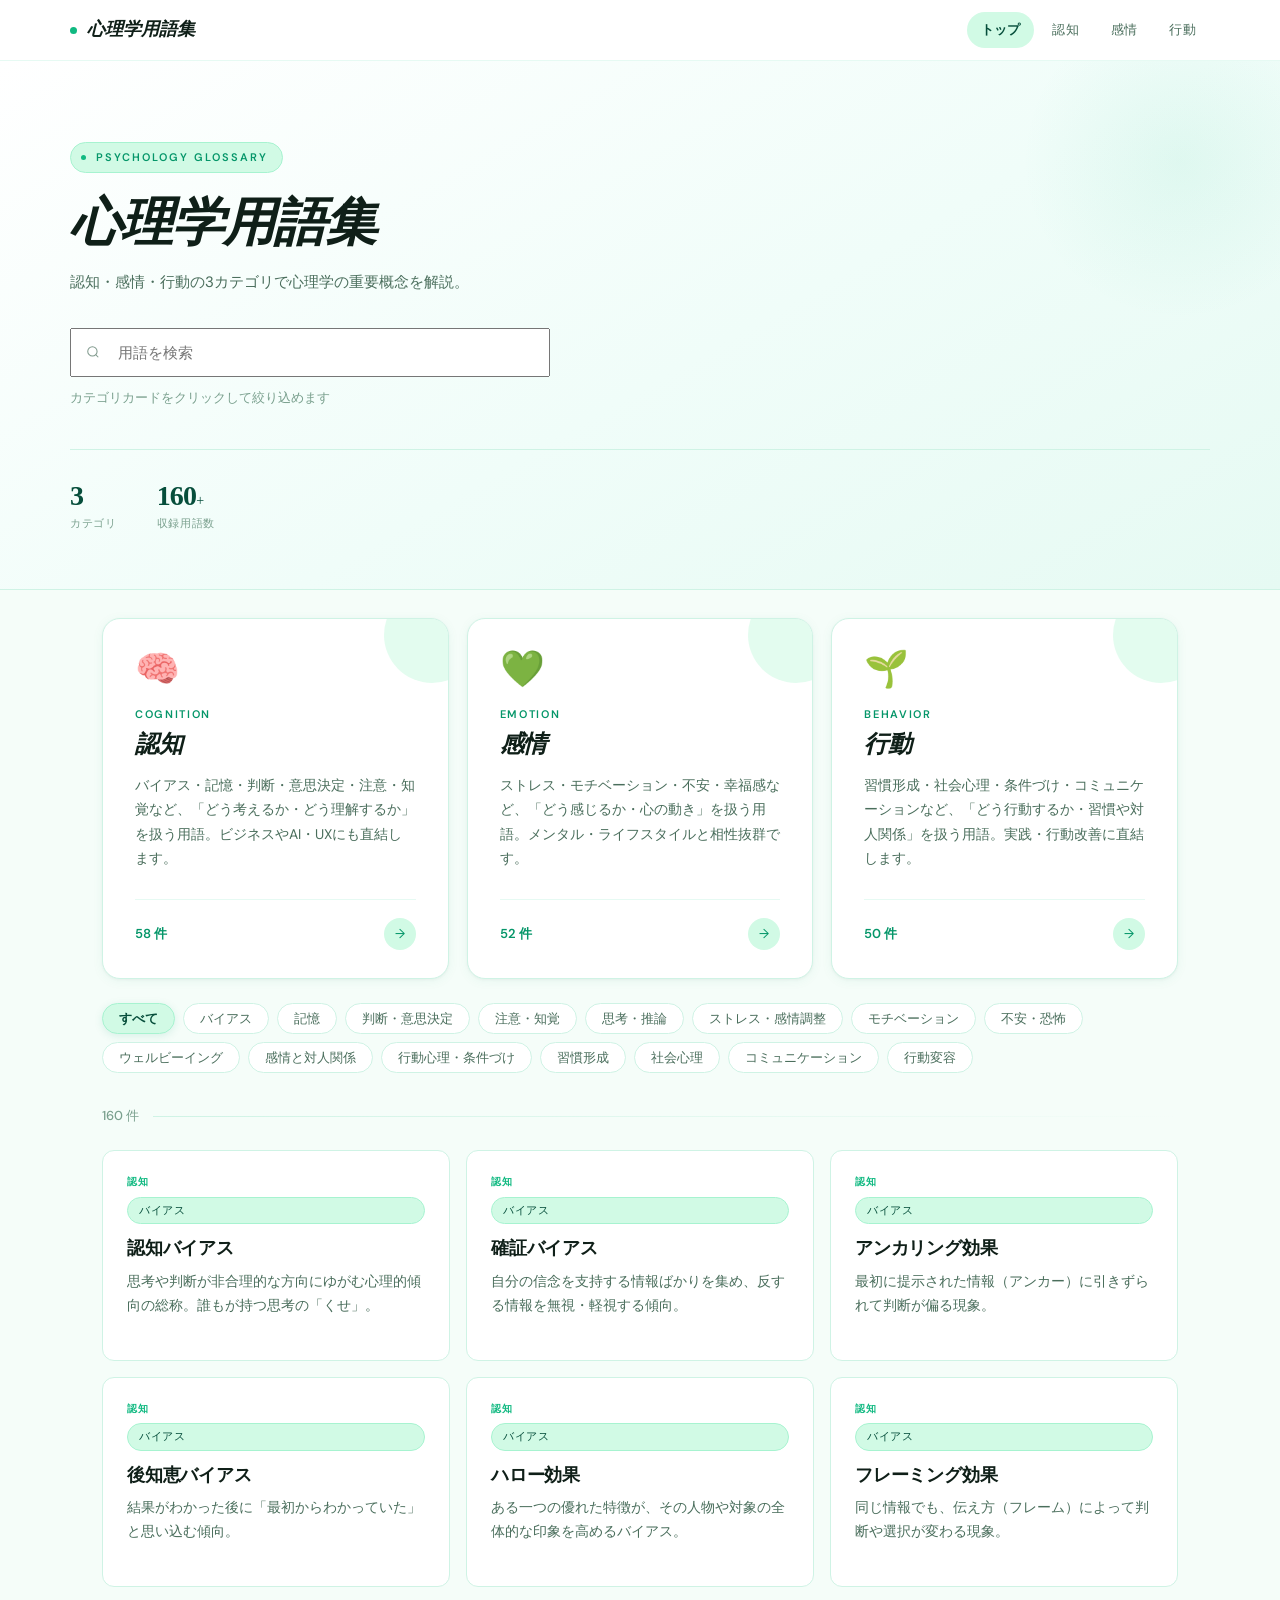
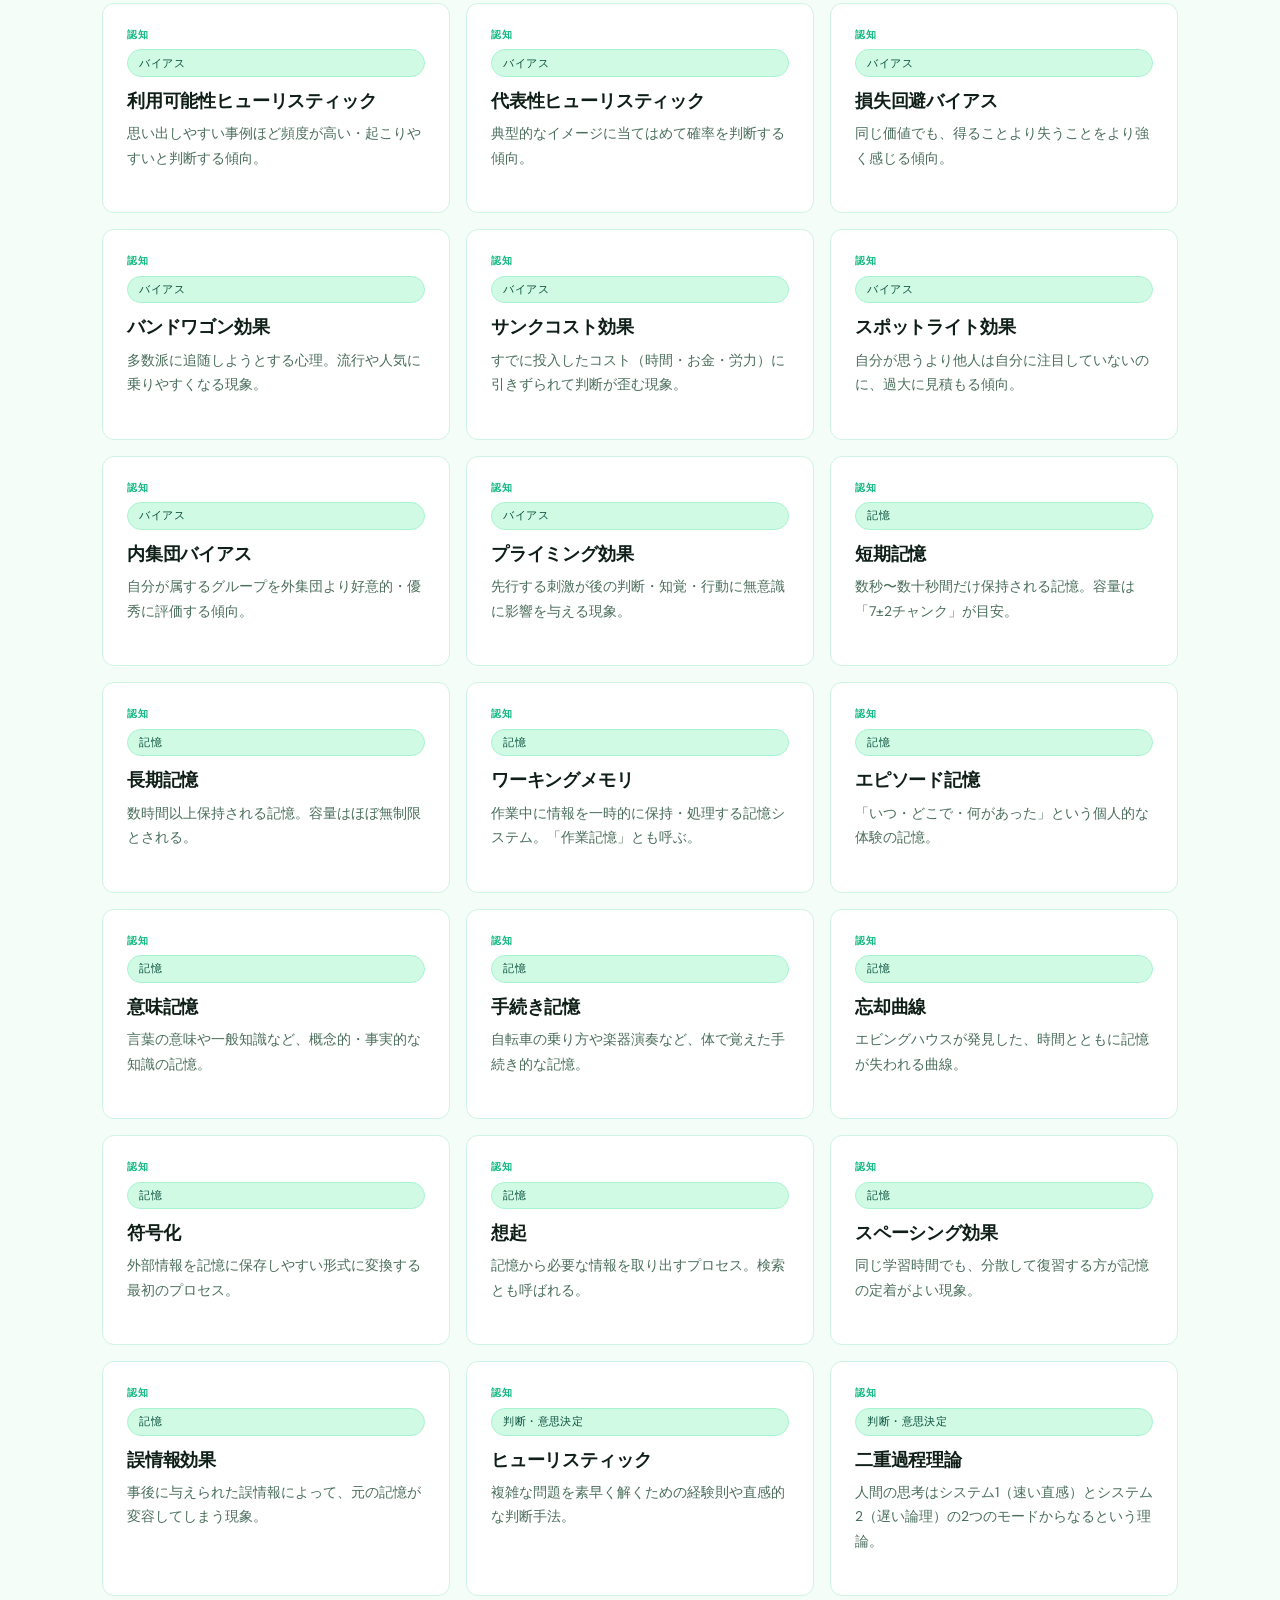
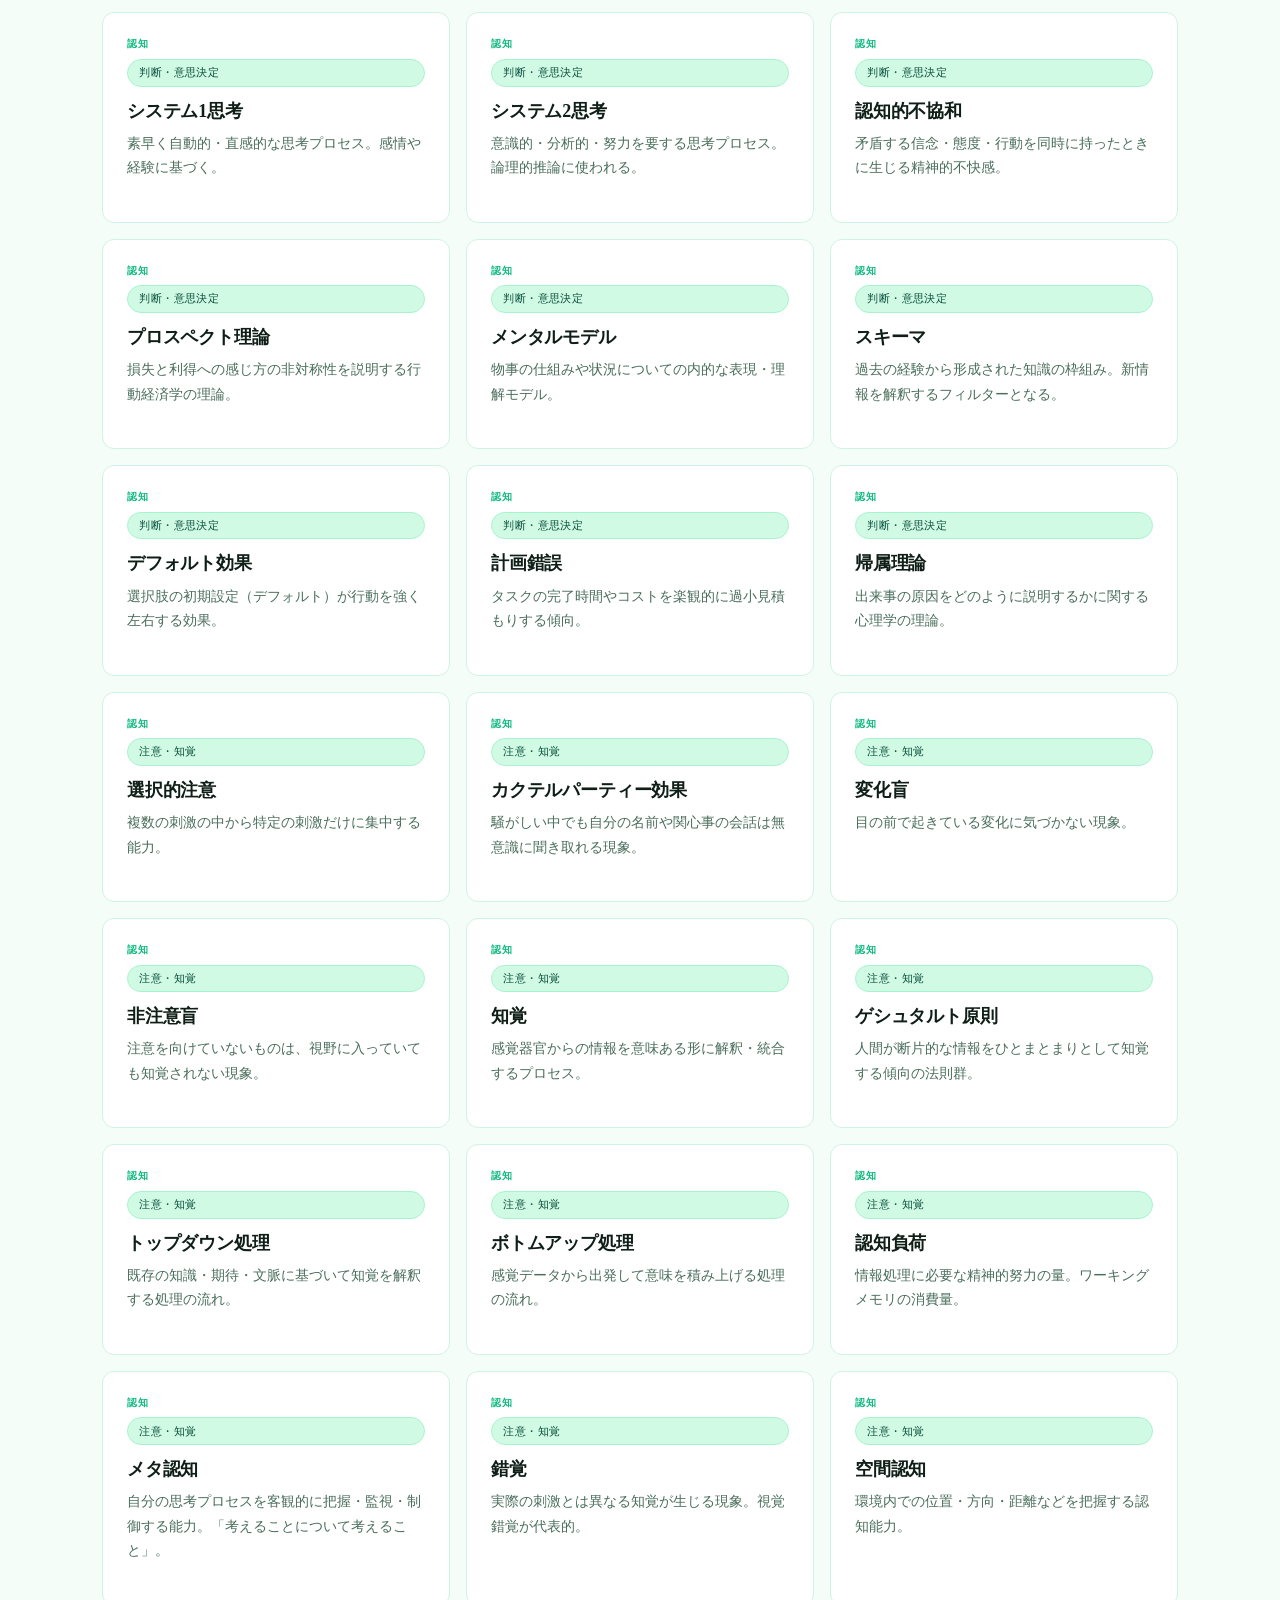
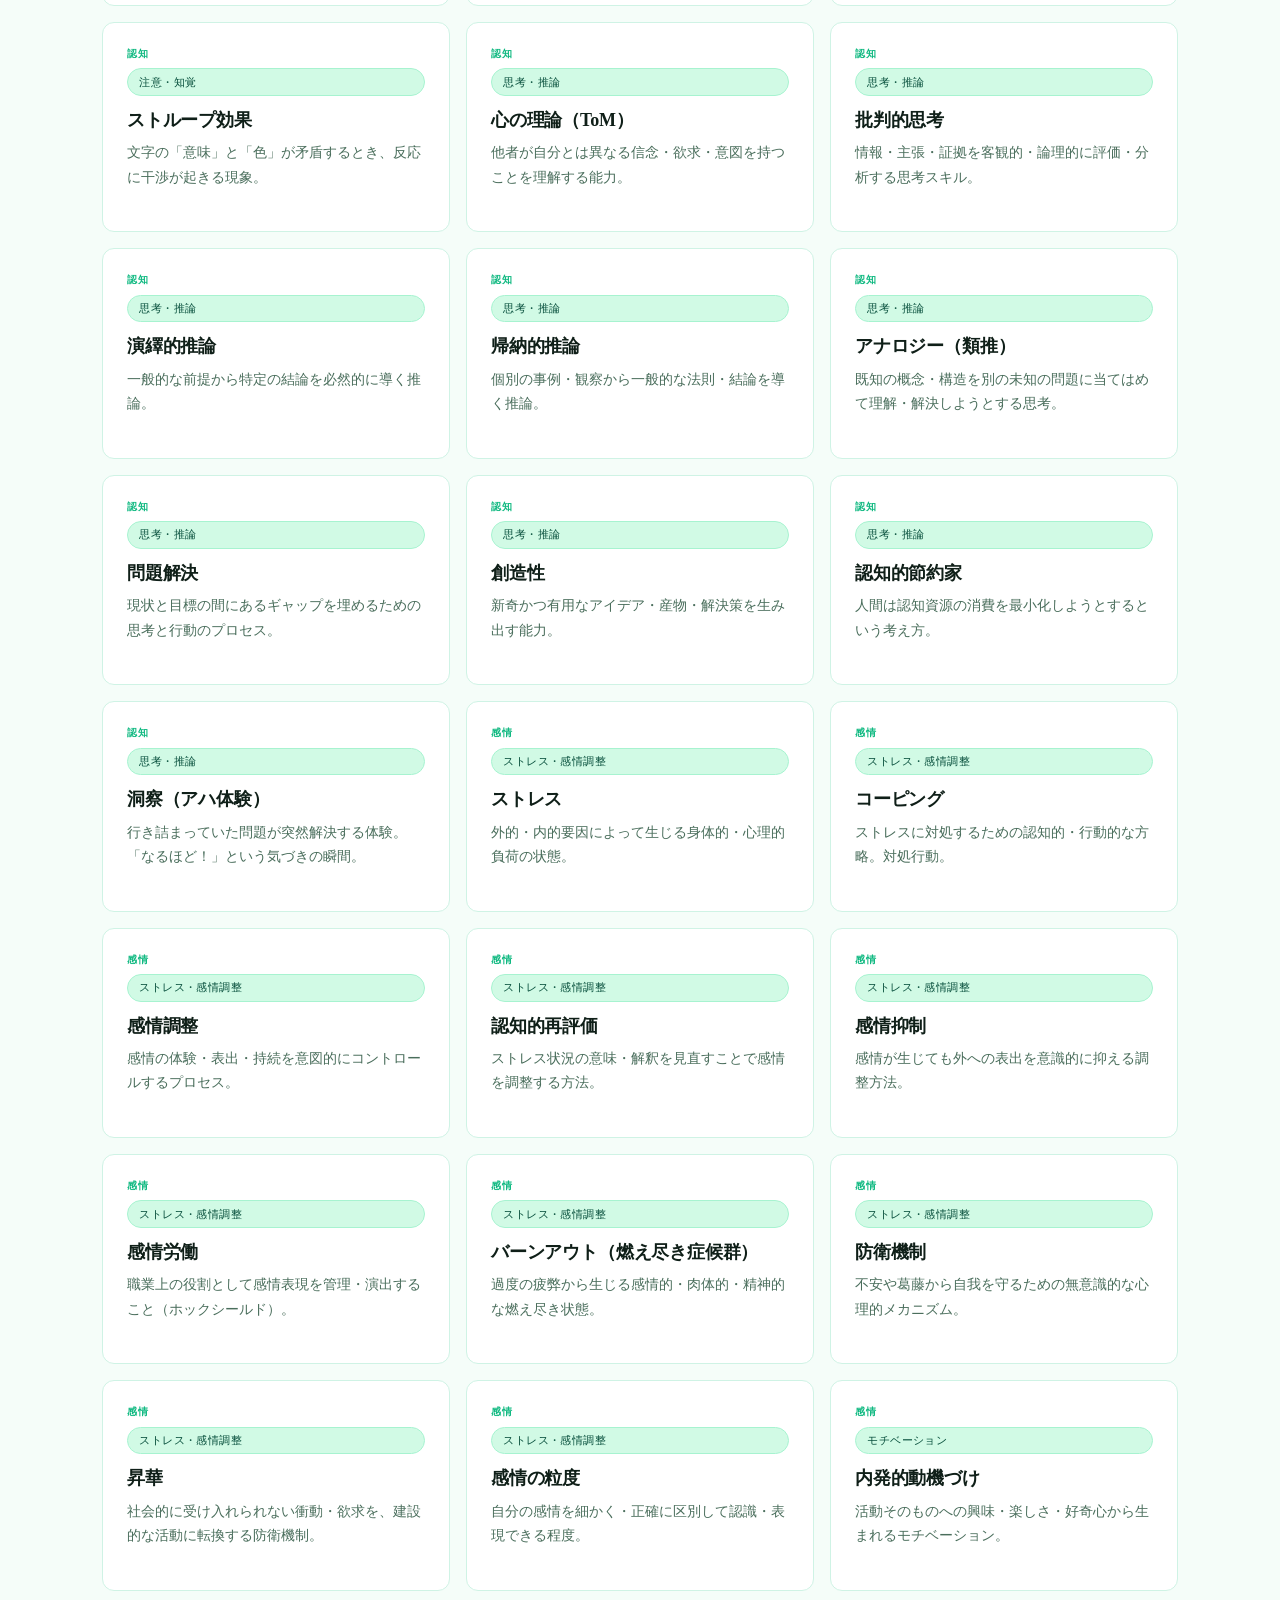
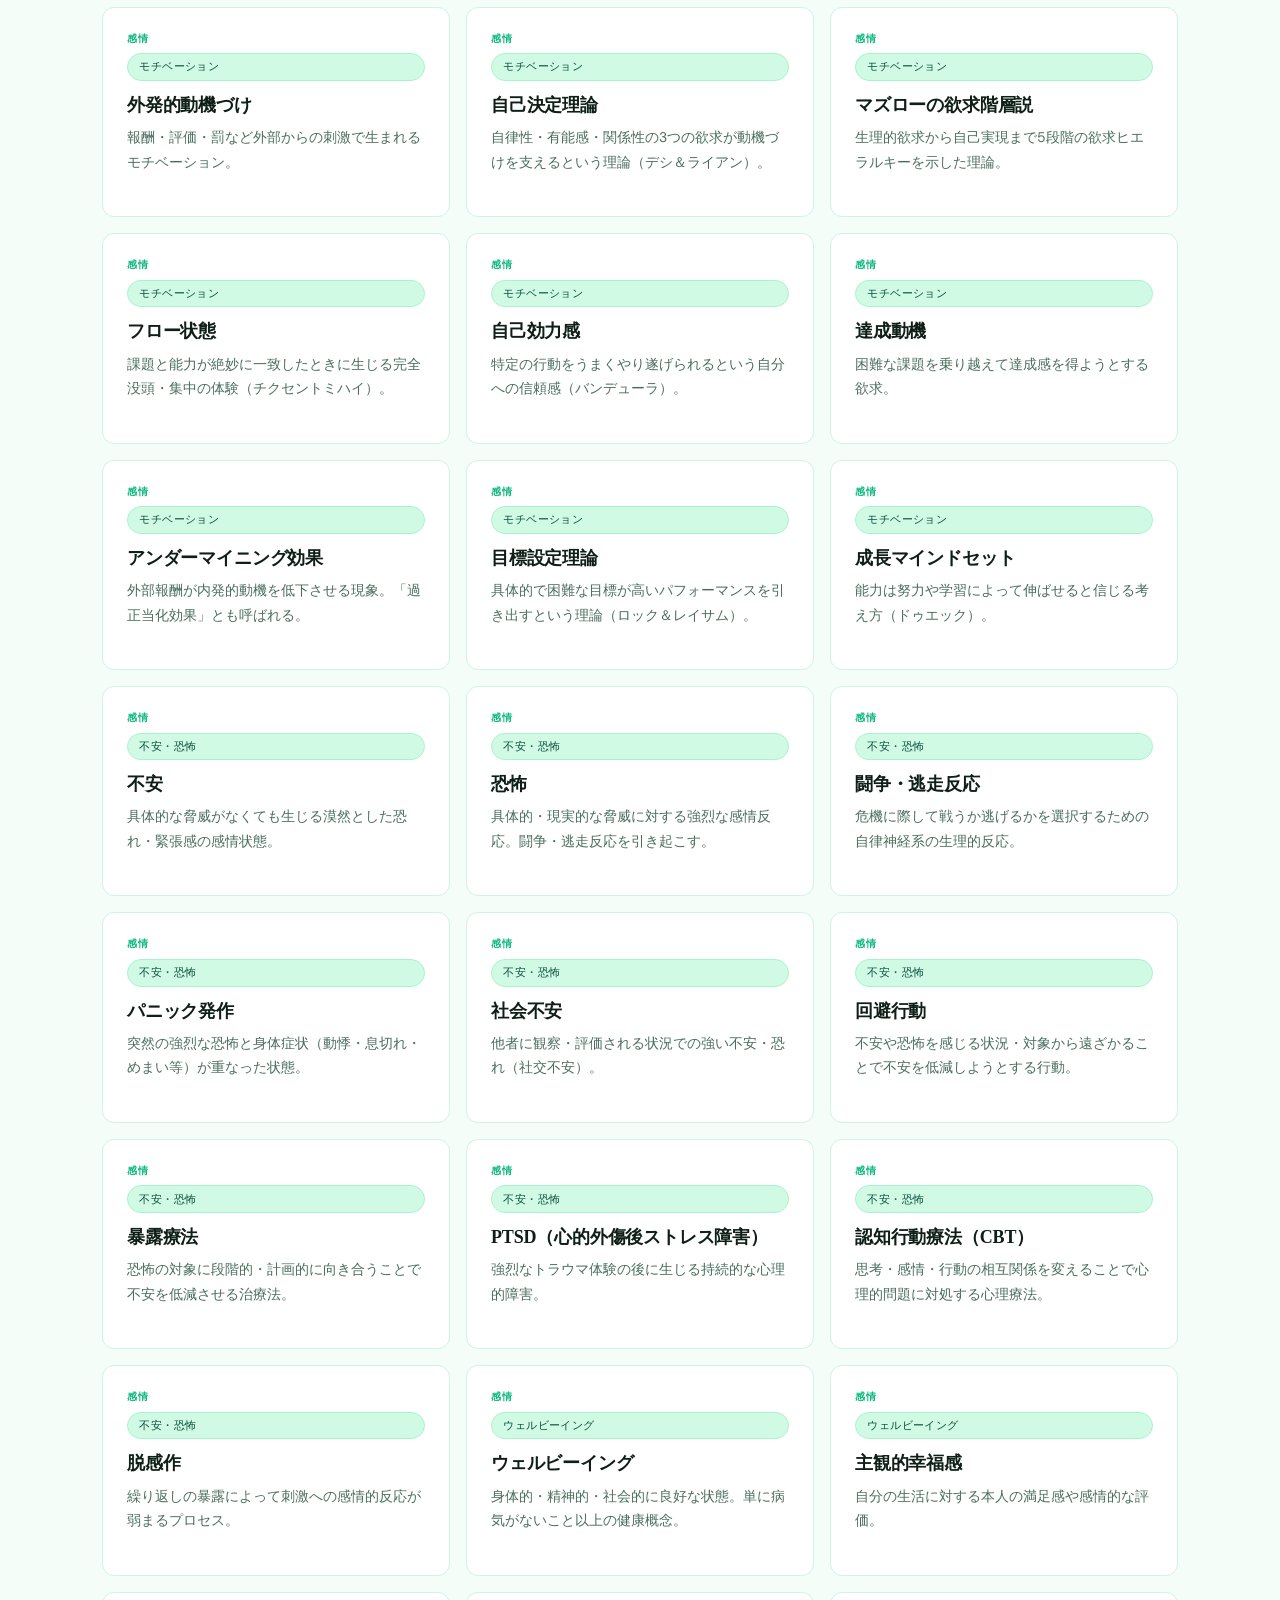
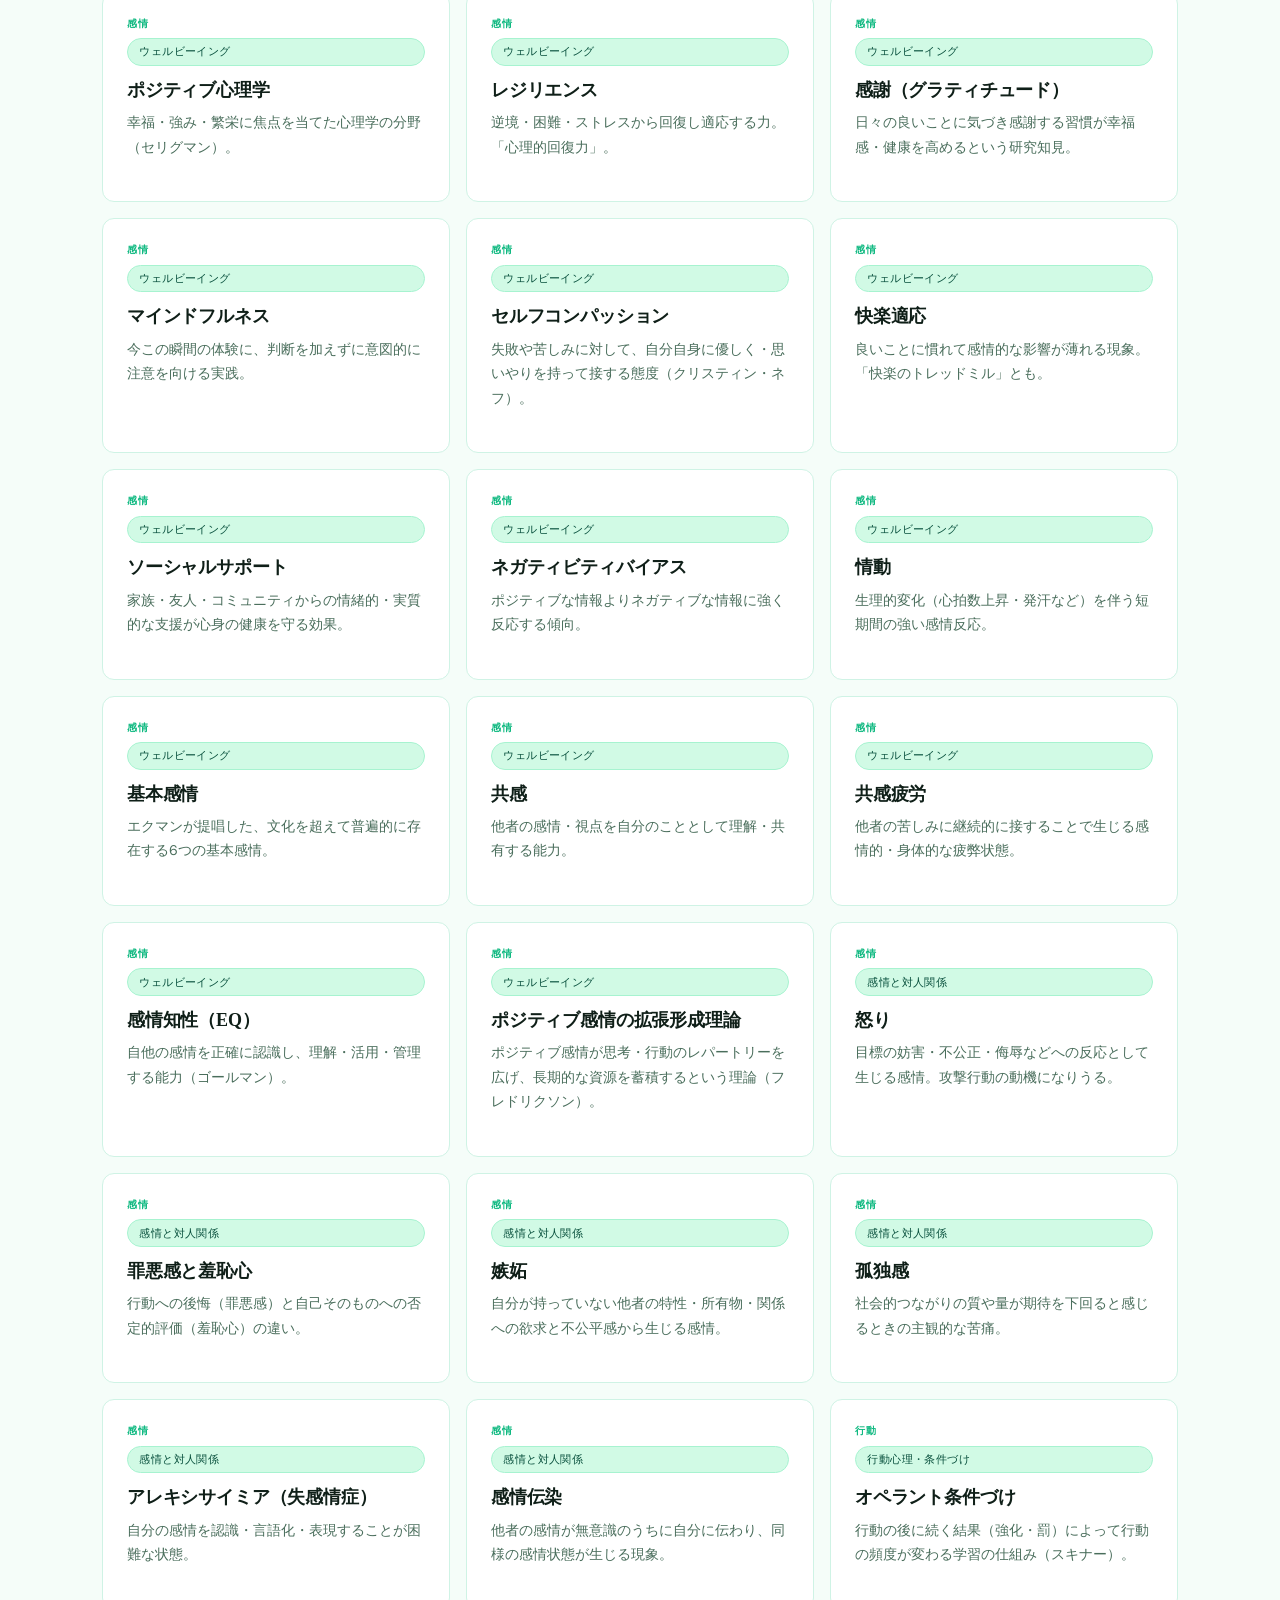
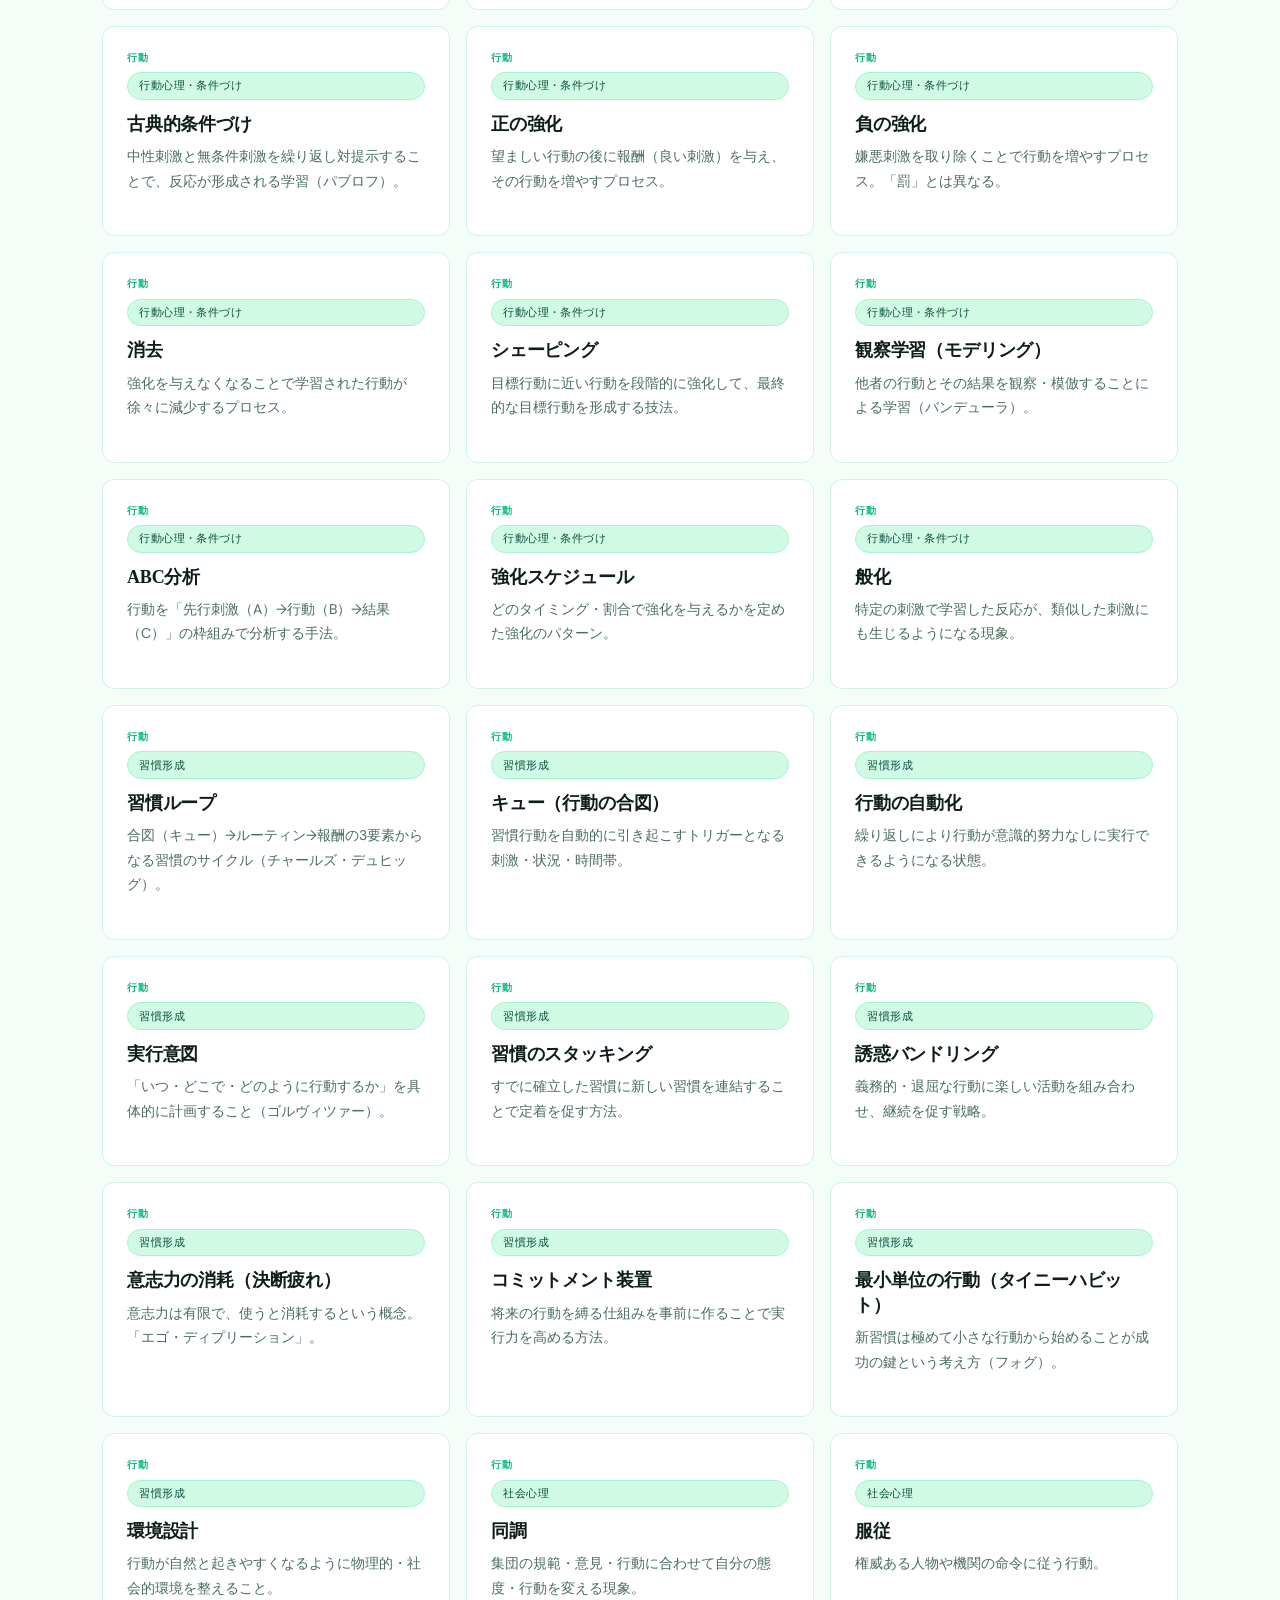
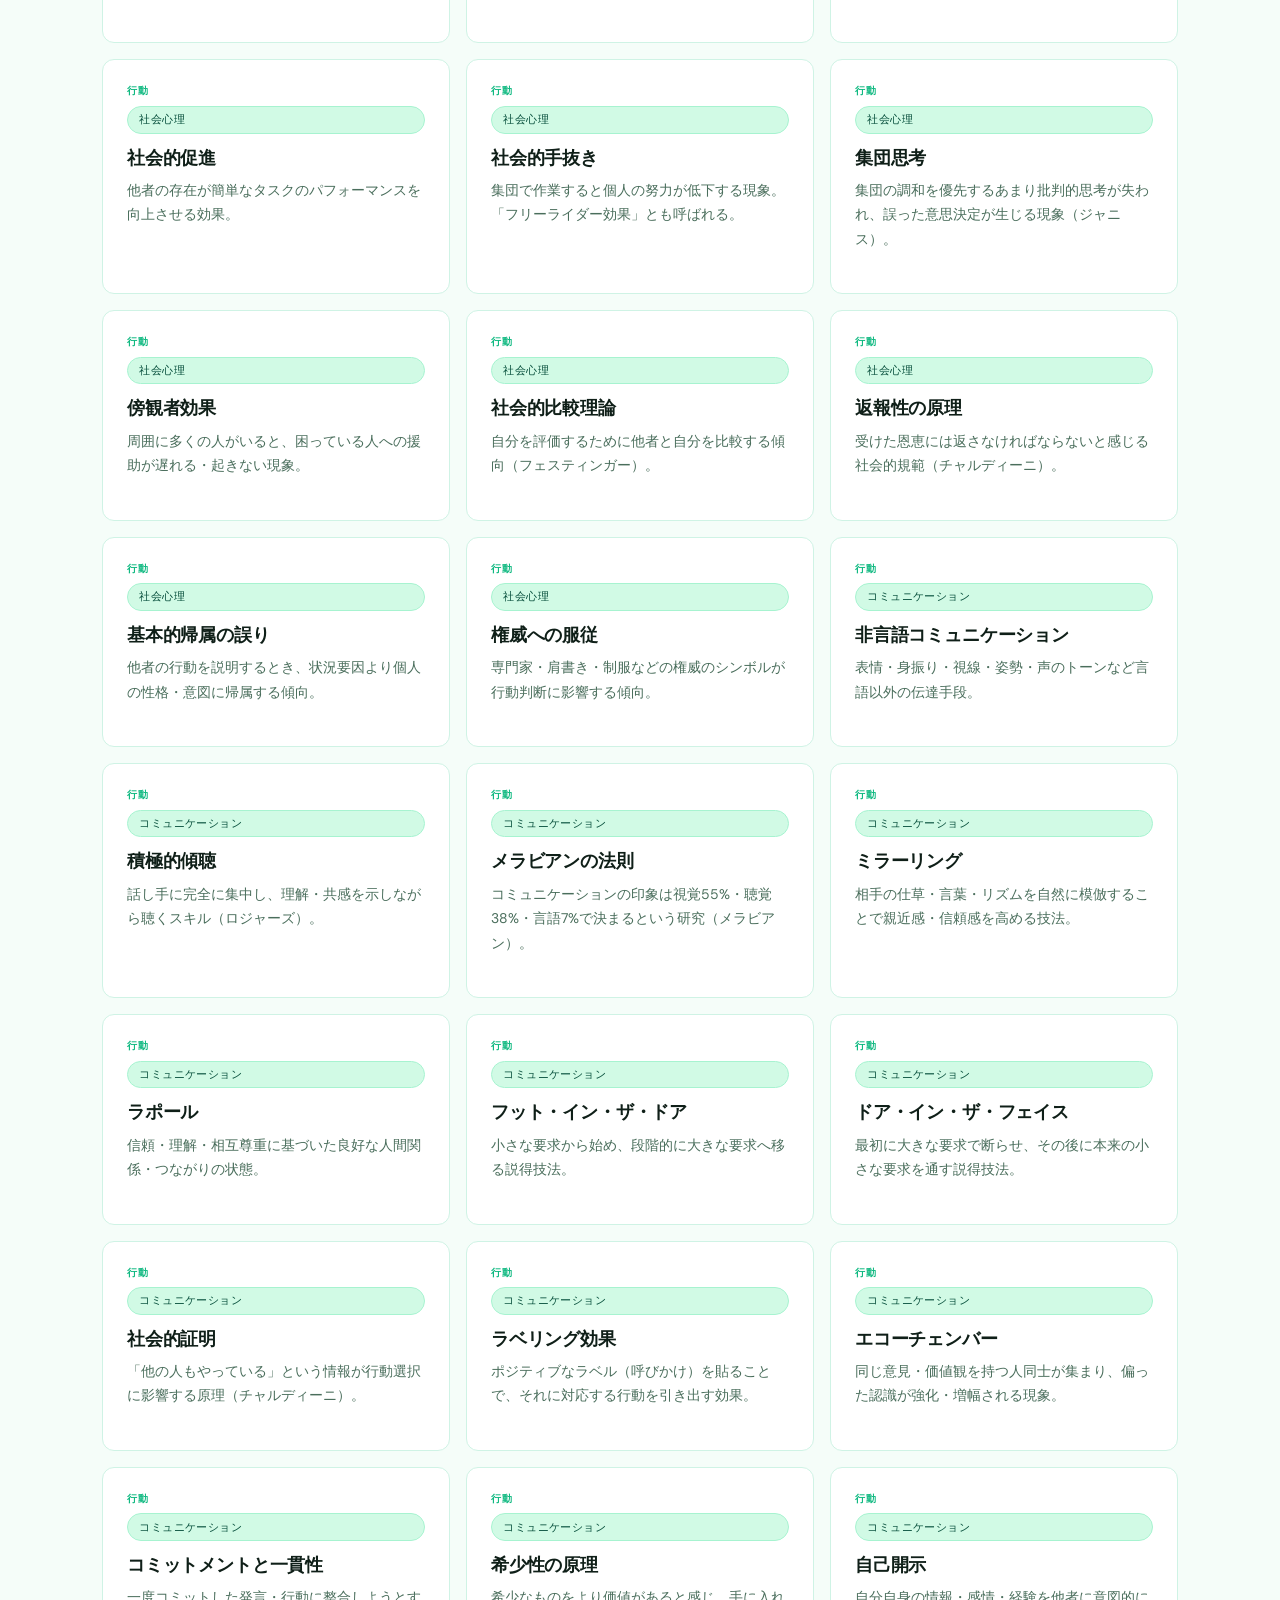
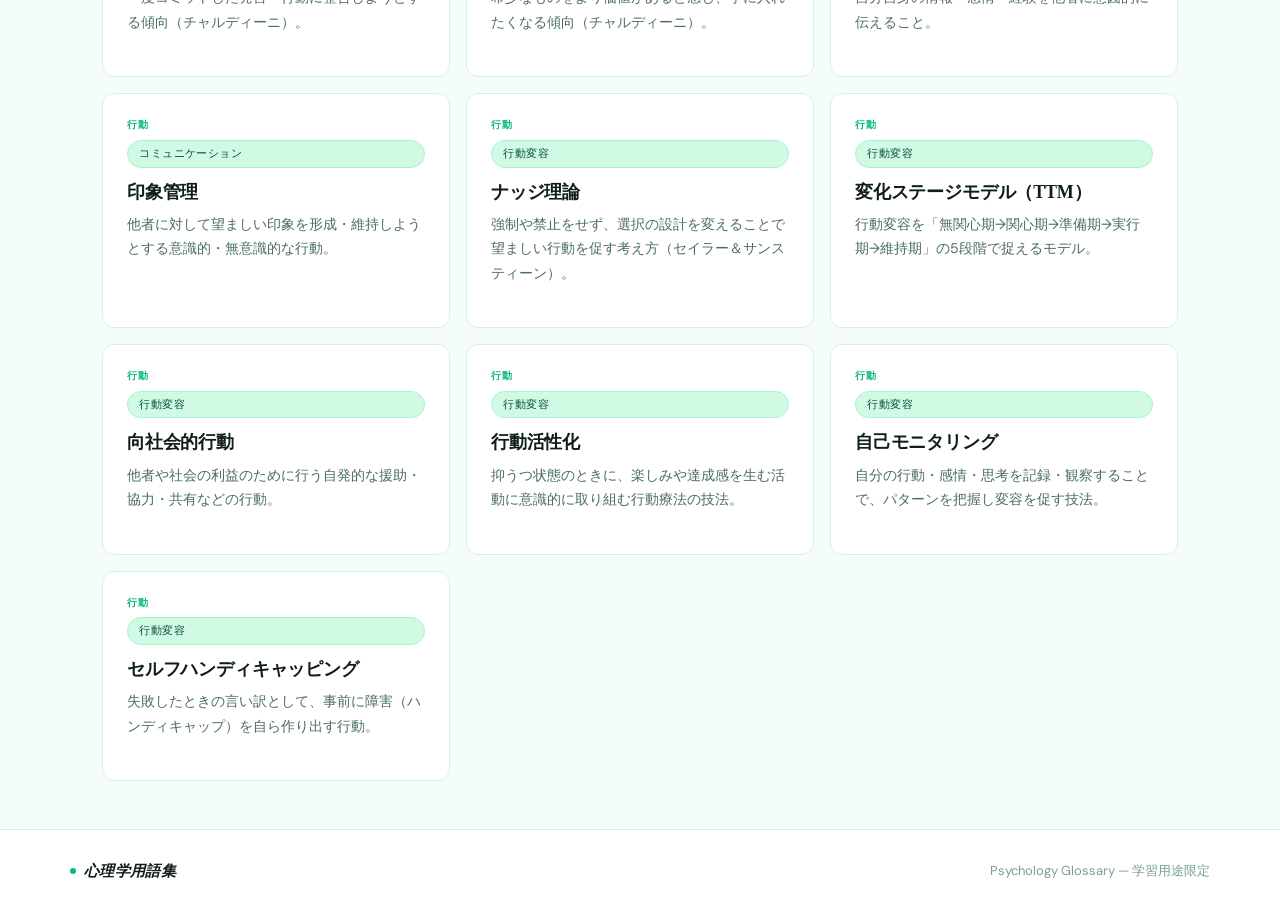
<file: index.html>
<!DOCTYPE html>
<html lang="ja">
<head>
  <meta charset="UTF-8">
  <meta name="viewport" content="width=device-width, initial-scale=1.0">
  <title>心理学用語集</title>
  <link rel="icon" type="image/svg+xml" href="favicon.svg">
  <link rel="preconnect" href="https://fonts.googleapis.com">
  <link rel="preconnect" href="https://fonts.gstatic.com" crossorigin>
  <link rel="stylesheet" href="css/style.css">
</head>
<body>
  <header>
    <div class="header-inner">
      <a class="site-title" href="index.html">心理学用語集</a>
      <nav>
        <a href="index.html" class="active">トップ</a>
        <a href="cognition.html">認知</a>
        <a href="emotion.html">感情</a>
        <a href="behavior.html">行動</a>
      </nav>
    </div>
  </header>

  <section class="page-intro">
    <div class="page-intro-inner">
      <p class="page-intro__eyebrow">Psychology Glossary</p>
      <h1>心理学用語集</h1>
      <p class="page-intro__desc">認知・感情・行動の3カテゴリで心理学の重要概念を解説。</p>

      <div class="intro-search">
        <div class="search-wrap">
          <input type="search" id="index-search" placeholder="用語を検索">
        </div>
        <p class="intro-search__hint" id="search-hint">カテゴリを選ぶか、キーワードで横断検索できます</p>
      </div>

      <div class="page-intro__stats">
        <div class="stat">
          <span class="stat__num">3</span>
          <span class="stat__label">カテゴリ</span>
        </div>
        <div class="stat">
          <span class="stat__num">160<span style="font-size:0.875rem;font-weight:500">+</span></span>
          <span class="stat__label">収録用語数</span>
        </div>
      </div>
    </div>
  </section>

  <main>
    <div id="genre-section">
      <div class="genre-grid">
        <a href="cognition.html" class="genre-card" data-genre="認知">
          <div class="genre-card__icon">🧠</div>
          <p class="genre-card__en">Cognition</p>
          <h2 class="genre-card__name">認知</h2>
          <p class="genre-card__desc">バイアス・記憶・判断・意思決定・注意・知覚など、「どう考えるか・どう理解するか」を扱う用語。ビジネスやAI・UXにも直結します。</p>
          <div class="genre-card__footer">
            <span class="genre-card__count">58 件</span>
            <span class="genre-card__arrow">→</span>
          </div>
        </a>

        <a href="emotion.html" class="genre-card" data-genre="感情">
          <div class="genre-card__icon">💚</div>
          <p class="genre-card__en">Emotion</p>
          <h2 class="genre-card__name">感情</h2>
          <p class="genre-card__desc">ストレス・モチベーション・不安・幸福感など、「どう感じるか・心の動き」を扱う用語。メンタル・ライフスタイルと相性抜群です。</p>
          <div class="genre-card__footer">
            <span class="genre-card__count">52 件</span>
            <span class="genre-card__arrow">→</span>
          </div>
        </a>

        <a href="behavior.html" class="genre-card" data-genre="行動">
          <div class="genre-card__icon">🌱</div>
          <p class="genre-card__en">Behavior</p>
          <h2 class="genre-card__name">行動</h2>
          <p class="genre-card__desc">習慣形成・社会心理・条件づけ・コミュニケーションなど、「どう行動するか・習慣や対人関係」を扱う用語。実践・行動改善に直結します。</p>
          <div class="genre-card__footer">
            <span class="genre-card__count">50 件</span>
            <span class="genre-card__arrow">→</span>
          </div>
        </a>
      </div>
    </div>

    <div id="index-category-buttons"></div>

    <div id="index-results">
      <div class="result-bar">
        <span id="index-result-count"></span>
      </div>
      <div id="index-result-grid"></div>
    </div>
  </main>

  <footer>
    <div class="footer-inner">
      <span class="footer-brand">心理学用語集</span>
      <p>Psychology Glossary — 学習用途限定</p>
    </div>
  </footer>

  <script src="data/cognition-data.js"></script>
  <script src="data/emotion-data.js"></script>
  <script src="data/behavior-data.js"></script>
  <script src="js/index-search.js"></script>
</body>
</html>
</file>
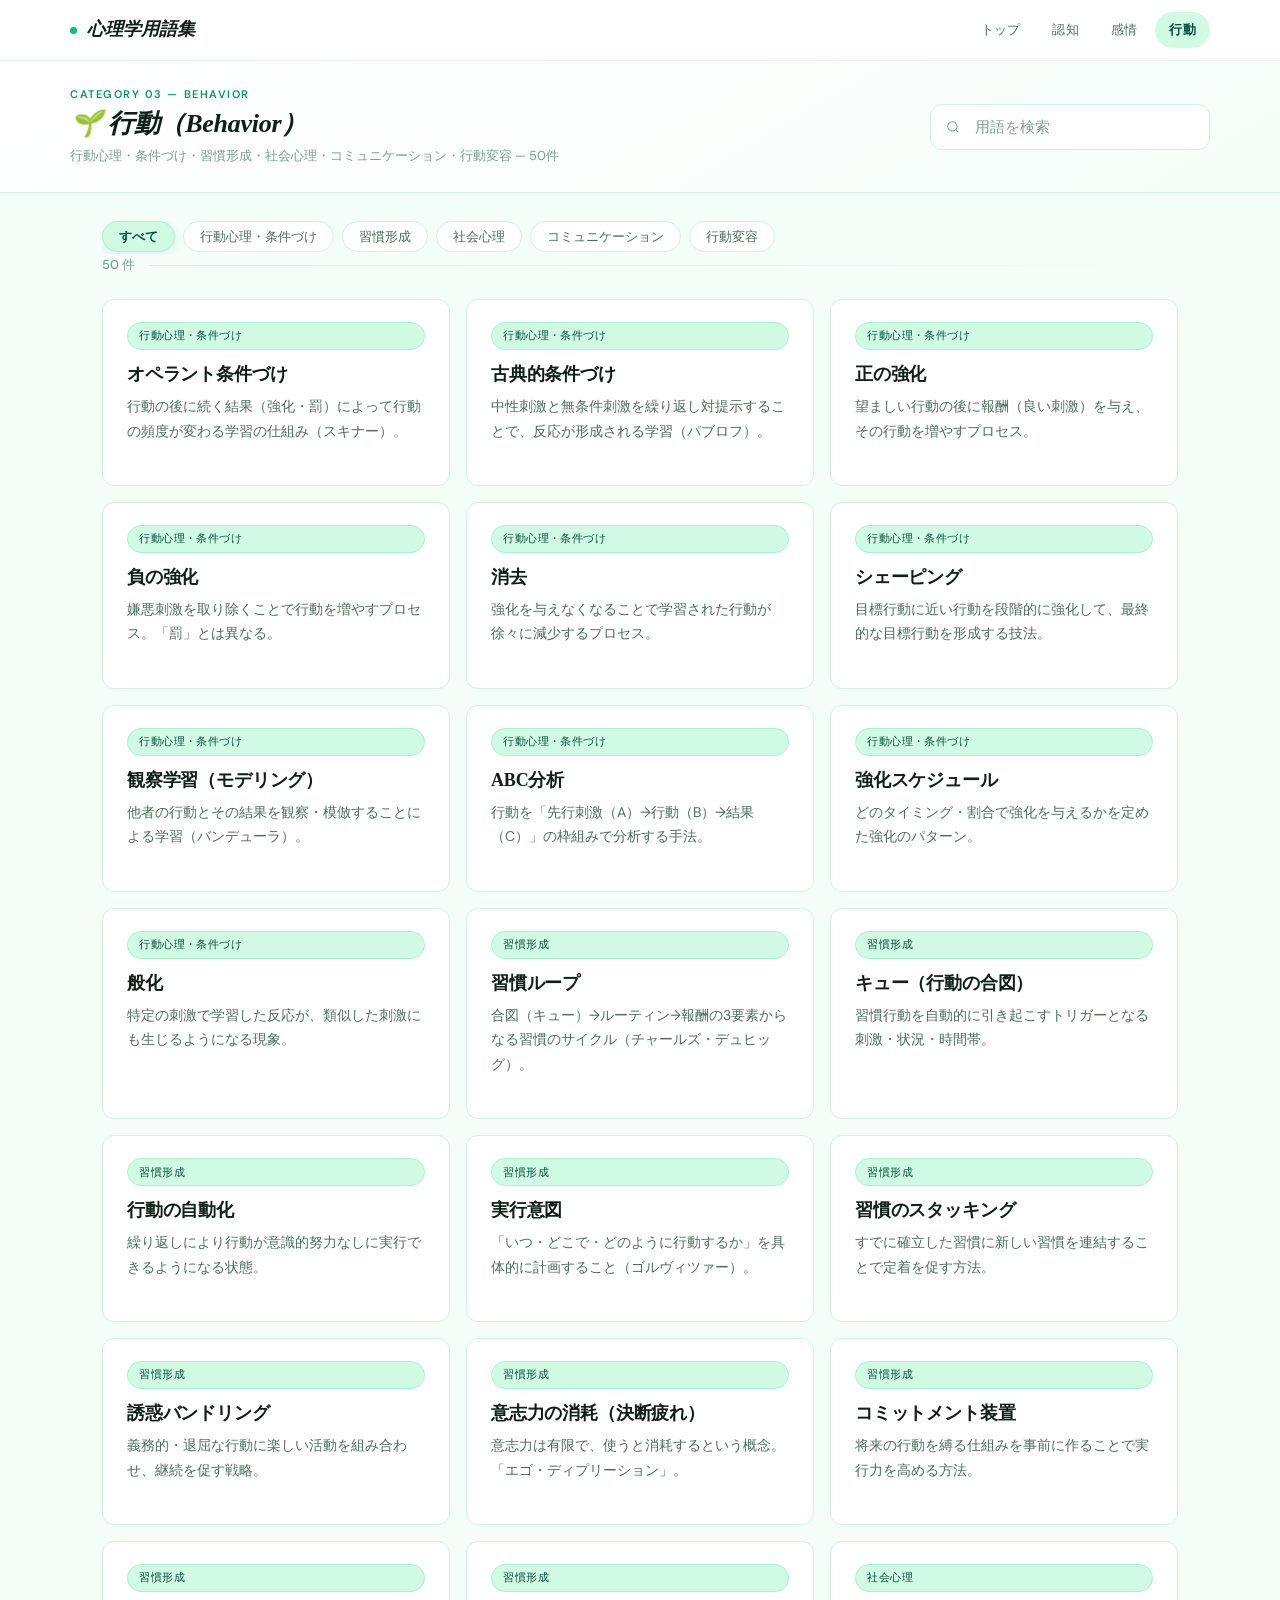
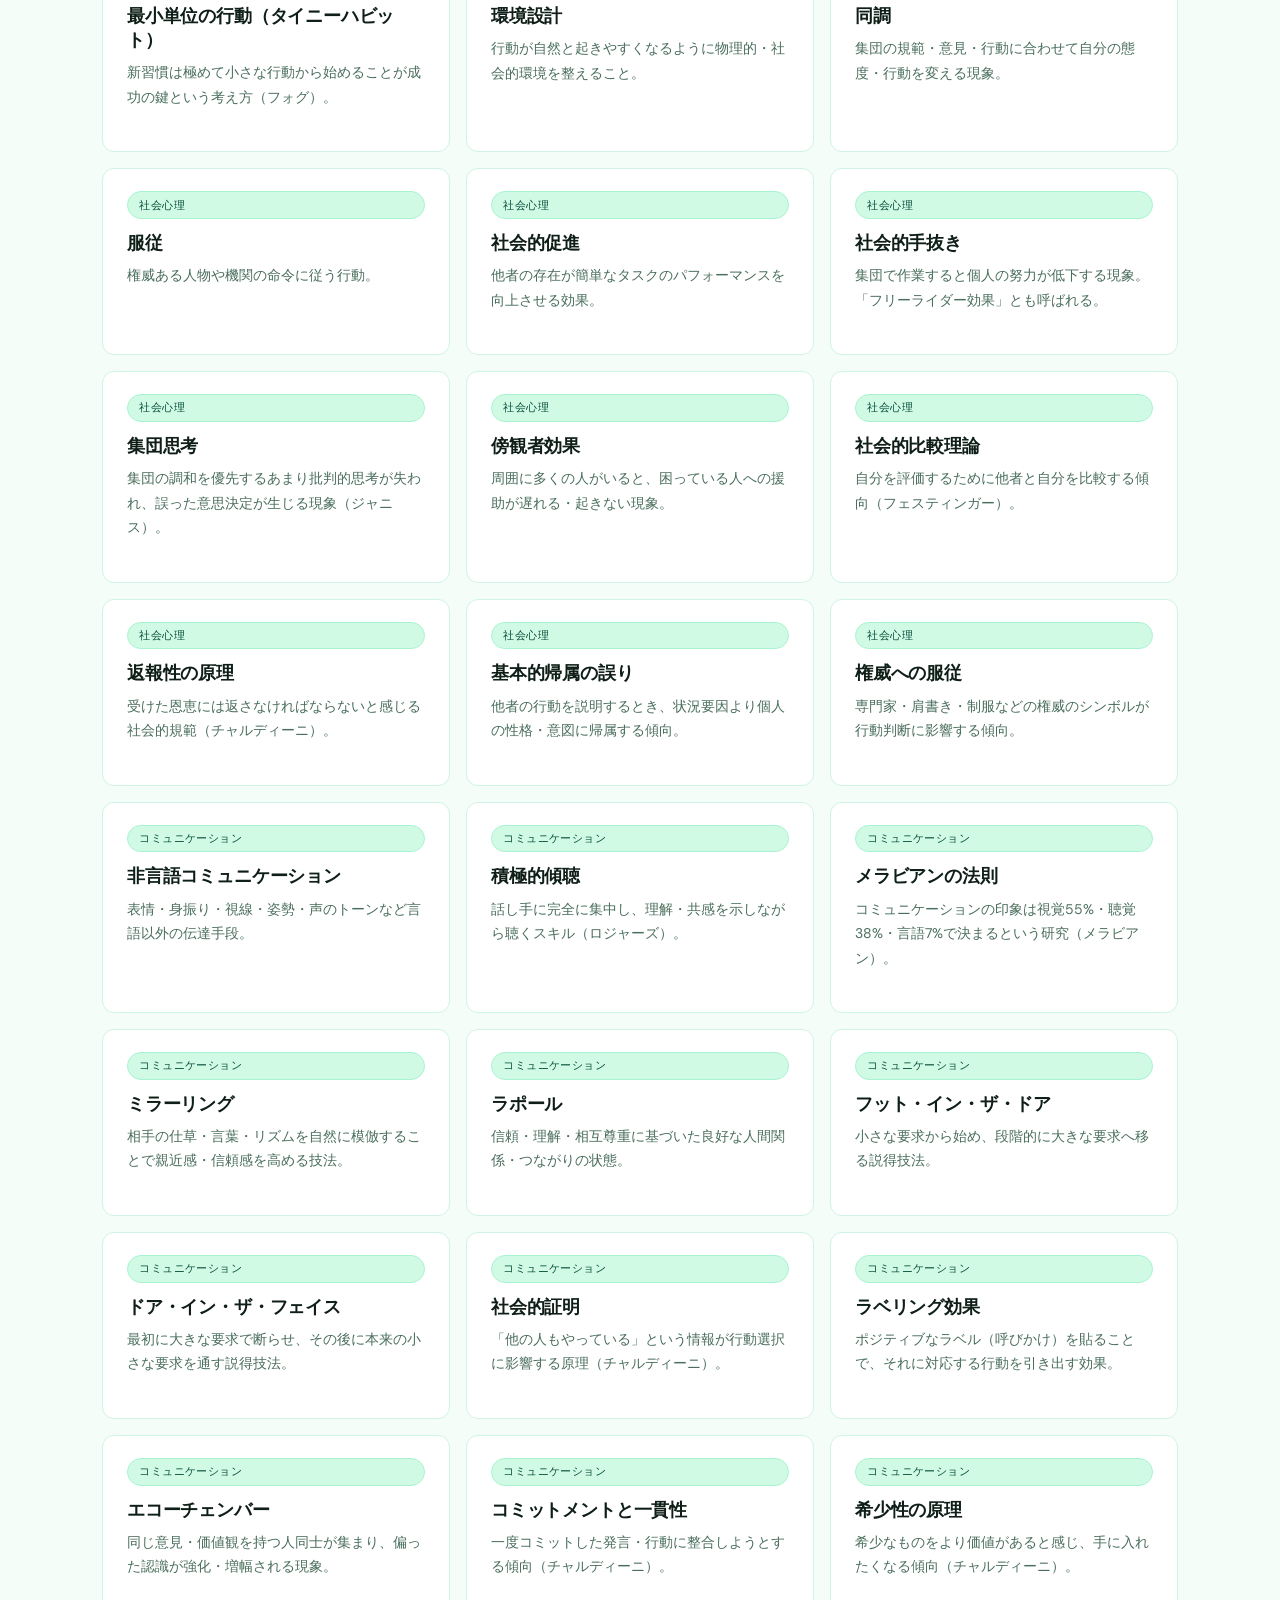
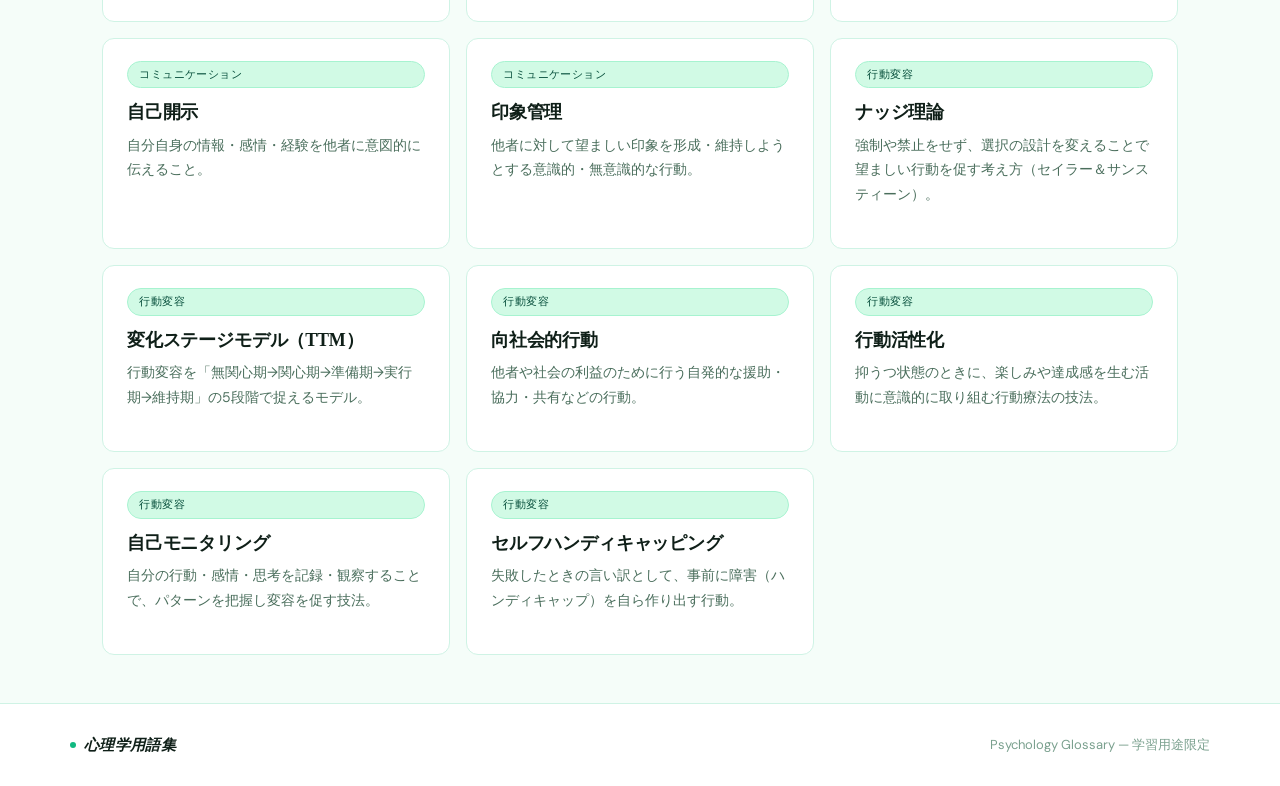
<file: behavior.html>
<!DOCTYPE html>
<html lang="ja">
<head>
  <meta charset="UTF-8">
  <meta name="viewport" content="width=device-width, initial-scale=1.0">
  <title>心理学用語集 | 行動（Behavior）</title>
  <link rel="icon" type="image/svg+xml" href="favicon.svg">
  <link rel="preconnect" href="https://fonts.googleapis.com">
  <link rel="preconnect" href="https://fonts.gstatic.com" crossorigin>
  <link rel="stylesheet" href="css/style.css">
</head>
<body class="page-behavior">
  <header>
    <div class="header-inner">
      <a class="site-title" href="index.html">心理学用語集</a>
      <nav>
        <a href="index.html">トップ</a>
        <a href="cognition.html">認知</a>
        <a href="emotion.html">感情</a>
        <a href="behavior.html" class="active">行動</a>
      </nav>
    </div>
  </header>

  <section class="page-heading">
    <div class="page-heading-inner">
      <div class="page-heading__left">
        <p class="page-heading__kicker">Category 03 — Behavior</p>
        <h1>🌱 行動（Behavior）</h1>
        <p class="page-heading__sub">行動心理・条件づけ・習慣形成・社会心理・コミュニケーション・行動変容 — 50件</p>
      </div>
      <div class="page-heading__search">
        <div class="search-wrap">
          <input type="search" id="search" placeholder="用語を検索">
        </div>
      </div>
    </div>
  </section>

  <main>
    <div id="filter-buttons"></div>

    <div class="result-bar">
      <span id="result-count"></span>
    </div>

    <div id="card-grid"></div>
  </main>

  <footer>
    <div class="footer-inner">
      <span class="footer-brand">心理学用語集</span>
      <p>Psychology Glossary — 学習用途限定</p>
    </div>
  </footer>

  <script src="data/behavior-data.js"></script>
  <script>const GLOSSARY_DATA = BEHAVIOR_DATA;</script>
  <script src="js/glossary.js"></script>
</body>
</html>
</file>
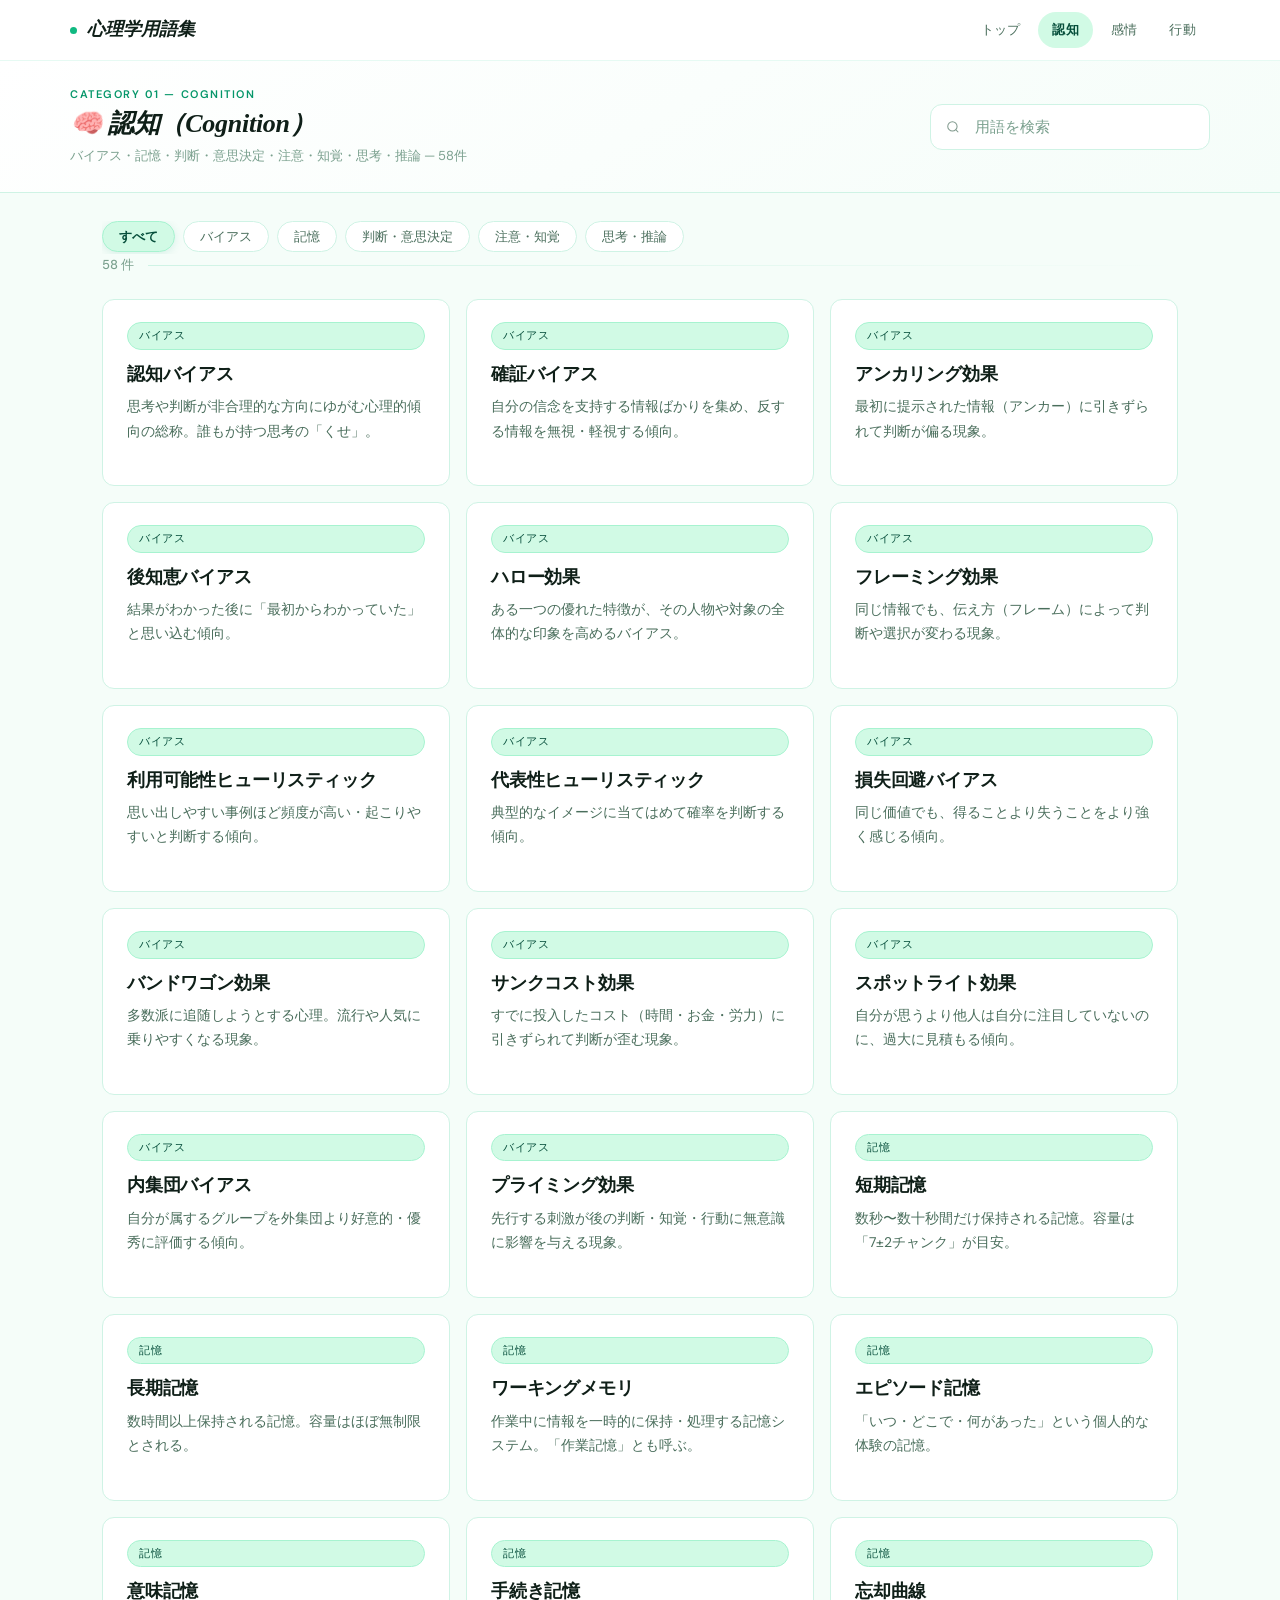
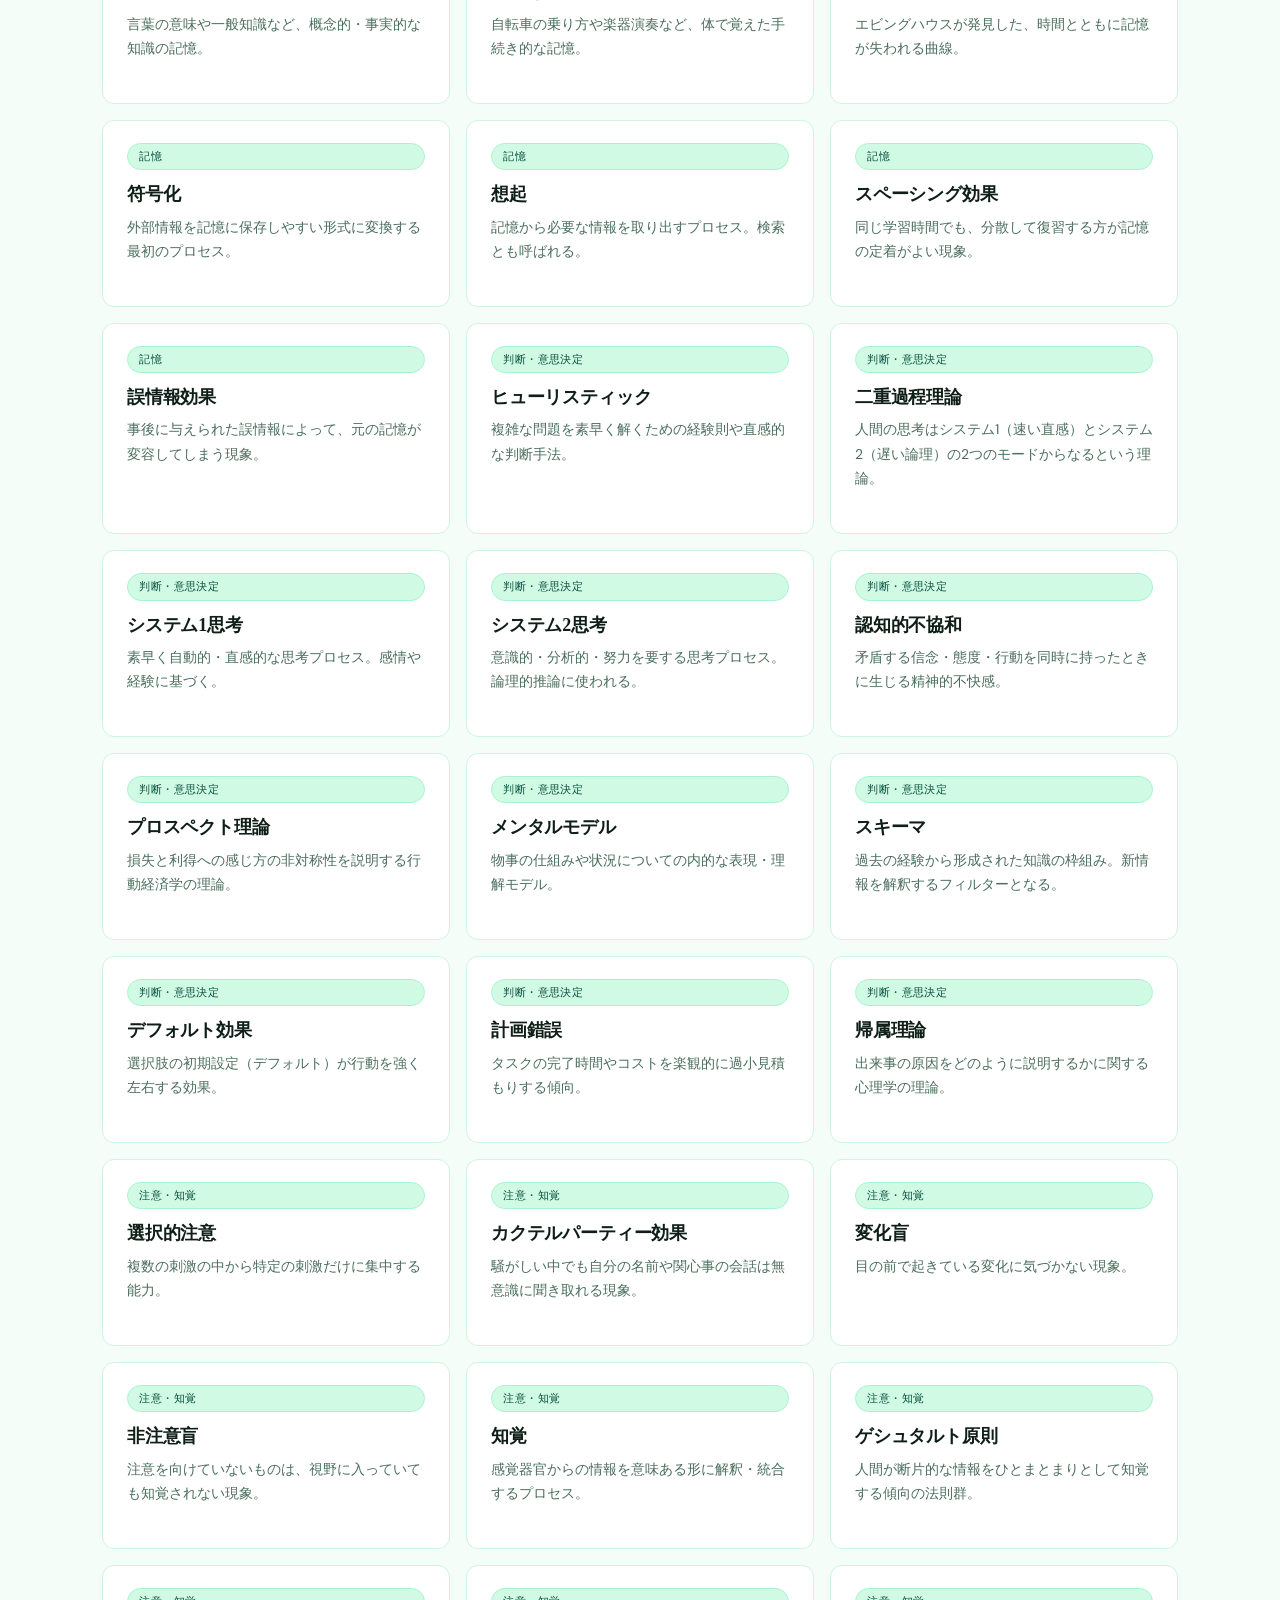
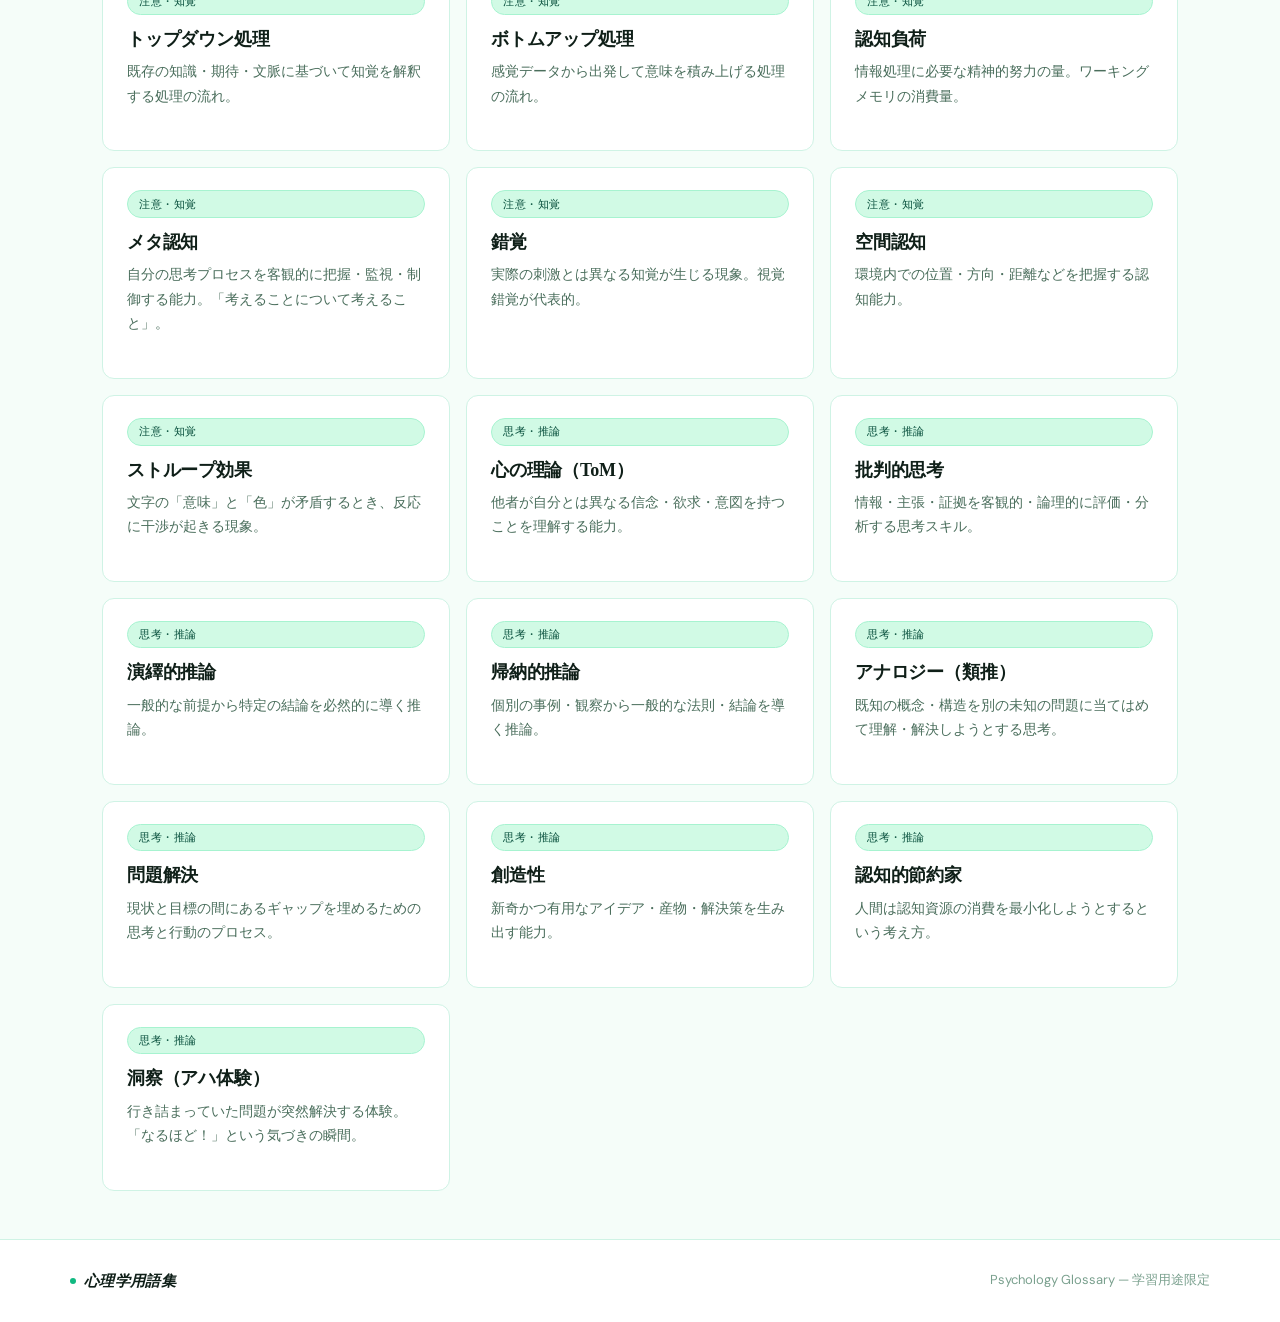
<file: cognition.html>
<!DOCTYPE html>
<html lang="ja">
<head>
  <meta charset="UTF-8">
  <meta name="viewport" content="width=device-width, initial-scale=1.0">
  <title>心理学用語集 | 認知（Cognition）</title>
  <link rel="icon" type="image/svg+xml" href="favicon.svg">
  <link rel="preconnect" href="https://fonts.googleapis.com">
  <link rel="preconnect" href="https://fonts.gstatic.com" crossorigin>
  <link rel="stylesheet" href="css/style.css">
</head>
<body class="page-cognition">
  <header>
    <div class="header-inner">
      <a class="site-title" href="index.html">心理学用語集</a>
      <nav>
        <a href="index.html">トップ</a>
        <a href="cognition.html" class="active">認知</a>
        <a href="emotion.html">感情</a>
        <a href="behavior.html">行動</a>
      </nav>
    </div>
  </header>

  <section class="page-heading">
    <div class="page-heading-inner">
      <div class="page-heading__left">
        <p class="page-heading__kicker">Category 01 — Cognition</p>
        <h1>🧠 認知（Cognition）</h1>
        <p class="page-heading__sub">バイアス・記憶・判断・意思決定・注意・知覚・思考・推論 — 58件</p>
      </div>
      <div class="page-heading__search">
        <div class="search-wrap">
          <input type="search" id="search" placeholder="用語を検索">
        </div>
      </div>
    </div>
  </section>

  <main>
    <div id="filter-buttons"></div>

    <div class="result-bar">
      <span id="result-count"></span>
    </div>

    <div id="card-grid"></div>
  </main>

  <footer>
    <div class="footer-inner">
      <span class="footer-brand">心理学用語集</span>
      <p>Psychology Glossary — 学習用途限定</p>
    </div>
  </footer>

  <script src="data/cognition-data.js"></script>
  <script>const GLOSSARY_DATA = COGNITION_DATA;</script>
  <script src="js/glossary.js"></script>
</body>
</html>
</file>
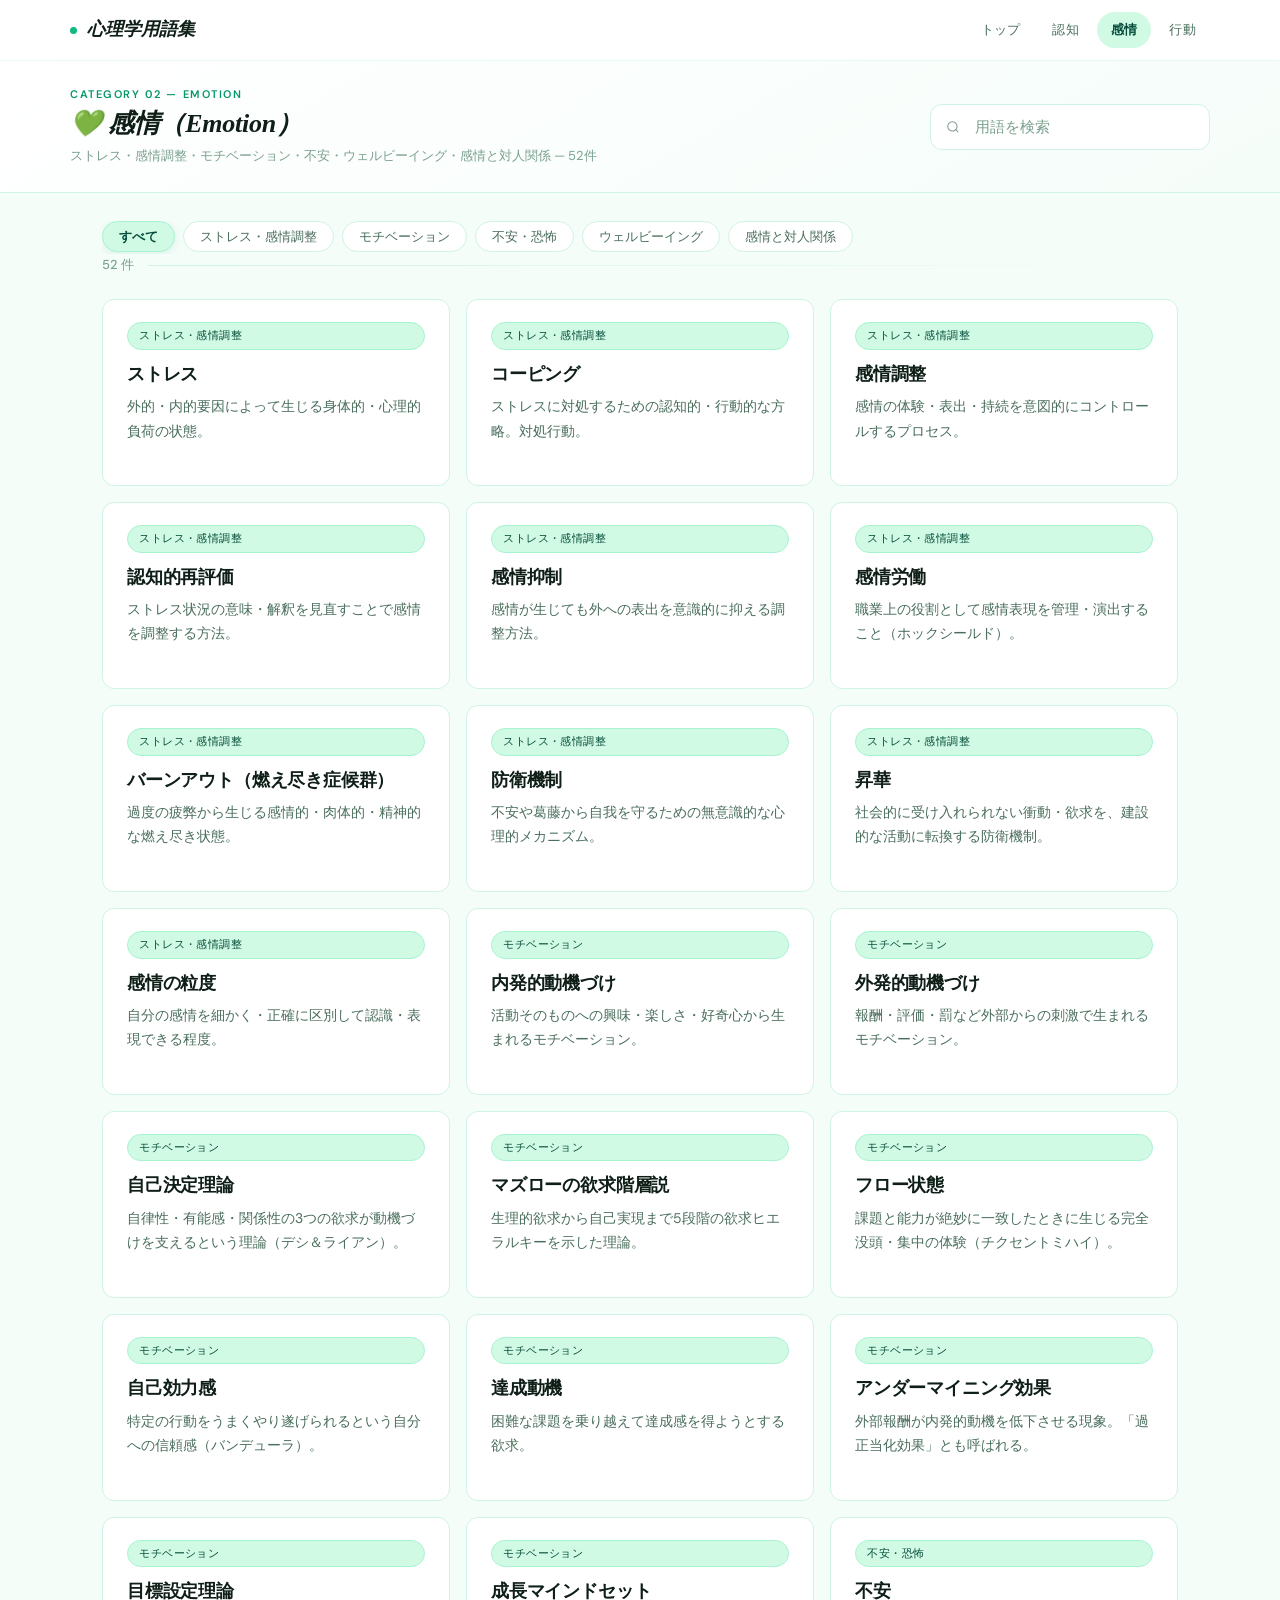
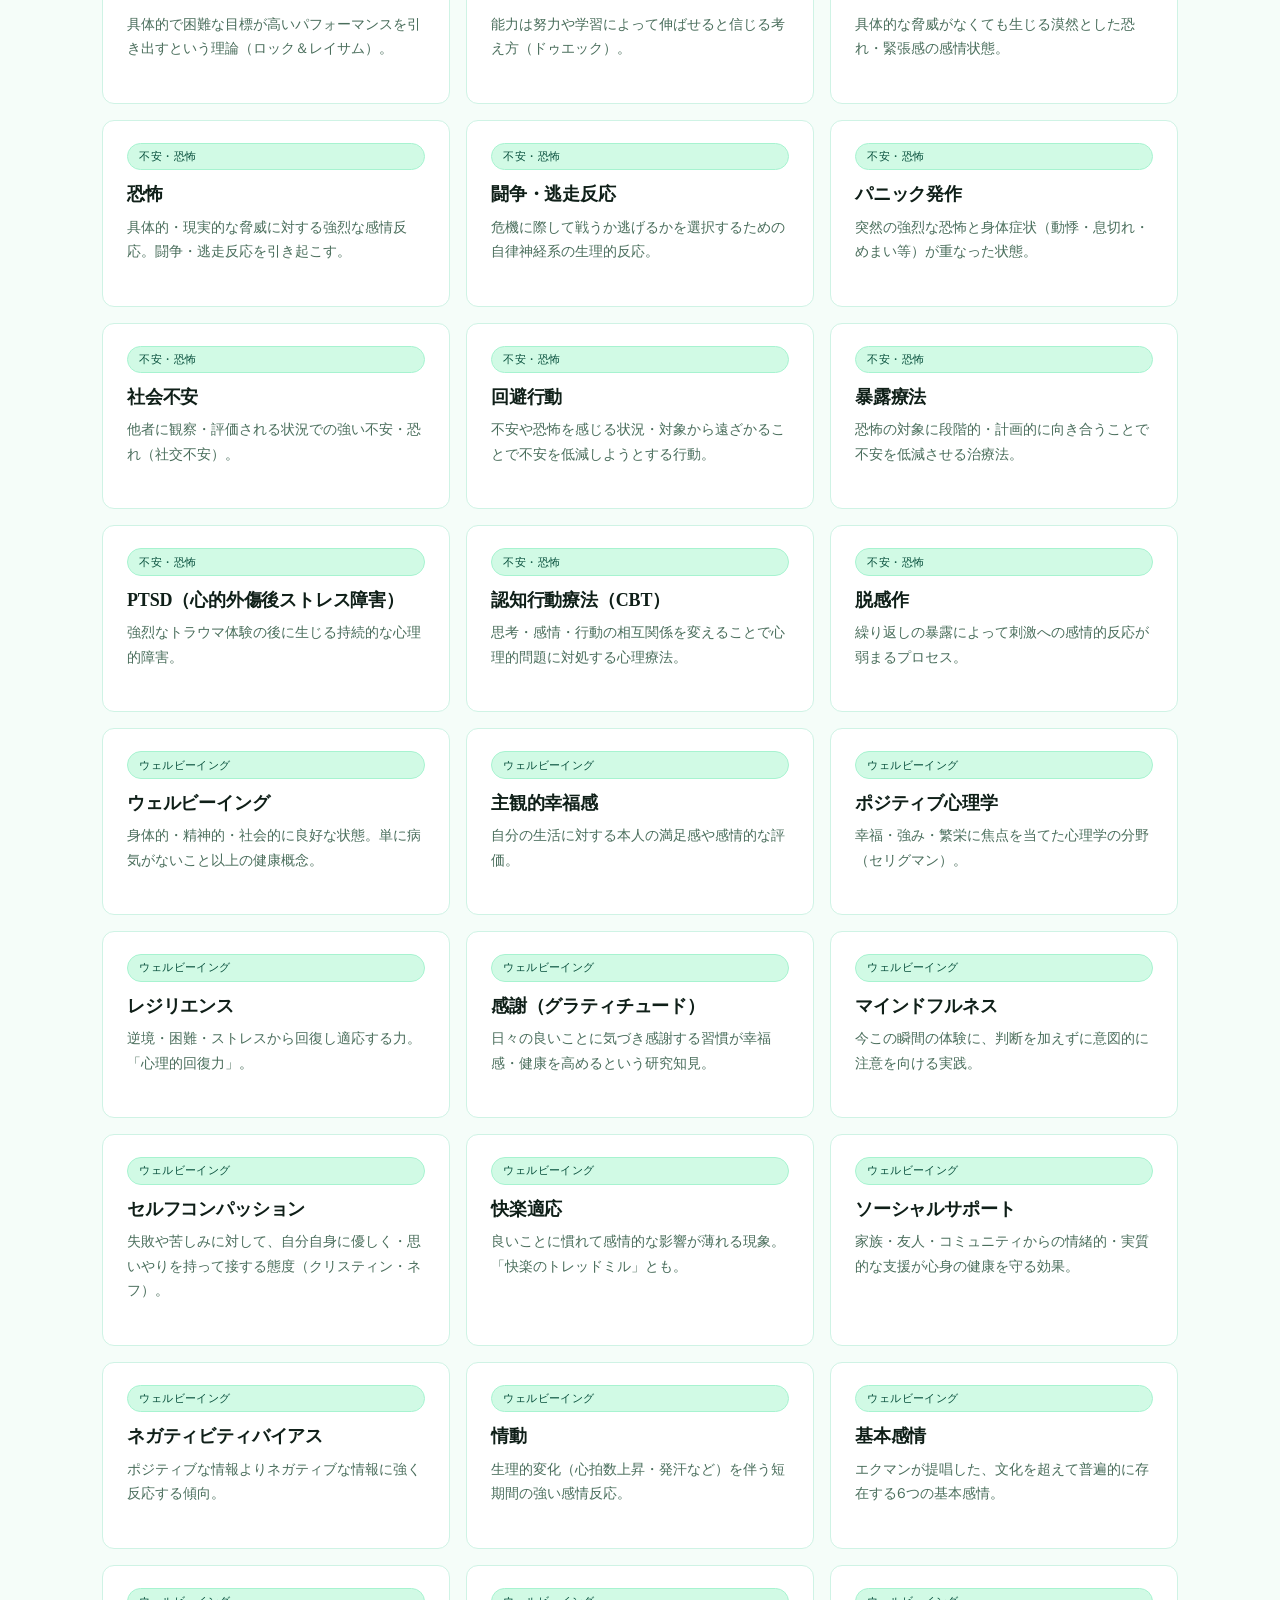
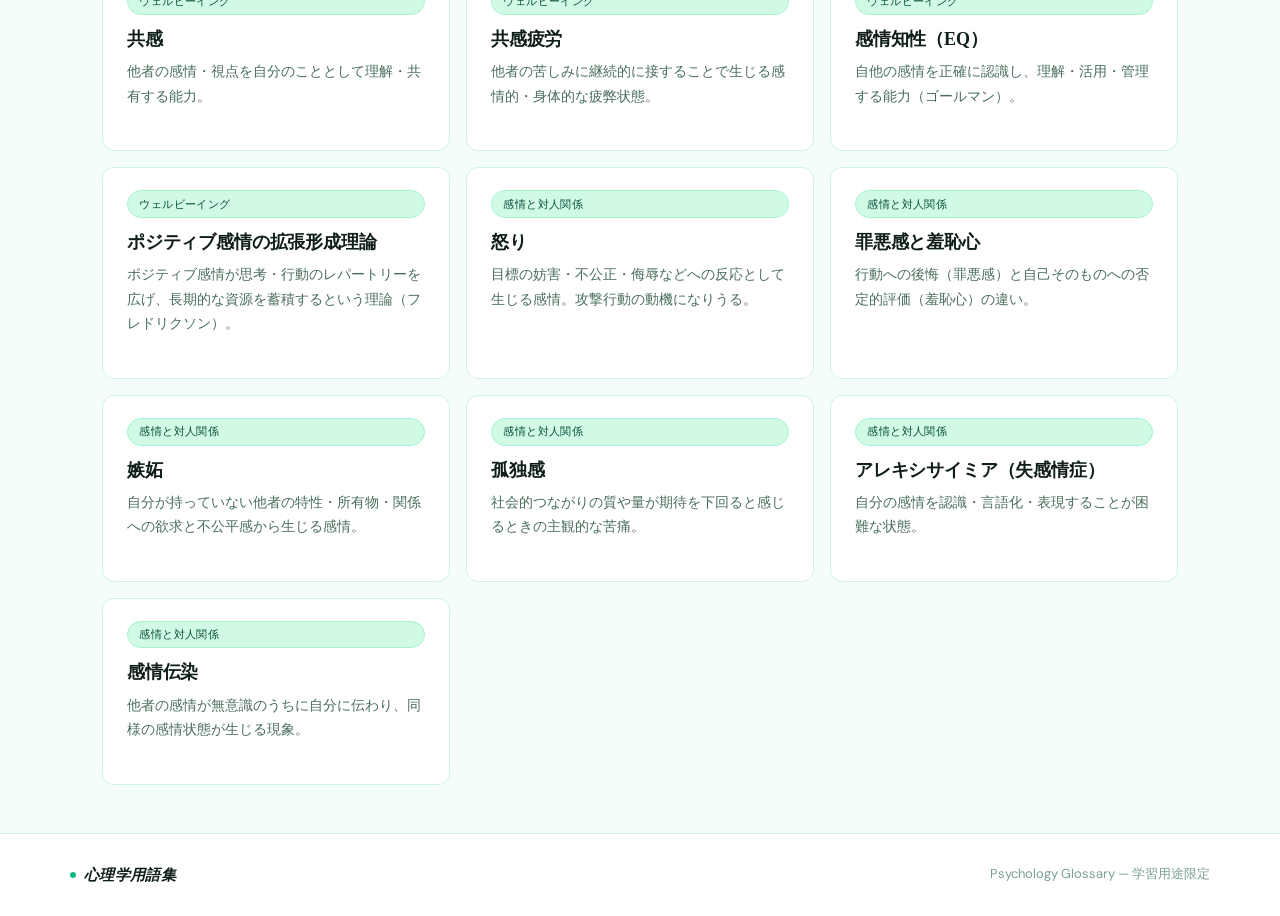
<file: emotion.html>
<!DOCTYPE html>
<html lang="ja">
<head>
  <meta charset="UTF-8">
  <meta name="viewport" content="width=device-width, initial-scale=1.0">
  <title>心理学用語集 | 感情（Emotion）</title>
  <link rel="icon" type="image/svg+xml" href="favicon.svg">
  <link rel="preconnect" href="https://fonts.googleapis.com">
  <link rel="preconnect" href="https://fonts.gstatic.com" crossorigin>
  <link rel="stylesheet" href="css/style.css">
</head>
<body class="page-emotion">
  <header>
    <div class="header-inner">
      <a class="site-title" href="index.html">心理学用語集</a>
      <nav>
        <a href="index.html">トップ</a>
        <a href="cognition.html">認知</a>
        <a href="emotion.html" class="active">感情</a>
        <a href="behavior.html">行動</a>
      </nav>
    </div>
  </header>

  <section class="page-heading">
    <div class="page-heading-inner">
      <div class="page-heading__left">
        <p class="page-heading__kicker">Category 02 — Emotion</p>
        <h1>💚 感情（Emotion）</h1>
        <p class="page-heading__sub">ストレス・感情調整・モチベーション・不安・ウェルビーイング・感情と対人関係 — 52件</p>
      </div>
      <div class="page-heading__search">
        <div class="search-wrap">
          <input type="search" id="search" placeholder="用語を検索">
        </div>
      </div>
    </div>
  </section>

  <main>
    <div id="filter-buttons"></div>

    <div class="result-bar">
      <span id="result-count"></span>
    </div>

    <div id="card-grid"></div>
  </main>

  <footer>
    <div class="footer-inner">
      <span class="footer-brand">心理学用語集</span>
      <p>Psychology Glossary — 学習用途限定</p>
    </div>
  </footer>

  <script src="data/emotion-data.js"></script>
  <script>const GLOSSARY_DATA = EMOTION_DATA;</script>
  <script src="js/glossary.js"></script>
</body>
</html>
</file>
<file: css/style.css>
/* ============================================================
   Google Fonts
   ============================================================ */
@import url('https://fonts.googleapis.com/css2?family=Cormorant+Garant:ital,wght@0,500;0,600;0,700;1,500;1,600&family=DM+Sans:ital,opsz,wght@0,9..40,300;0,9..40,400;0,9..40,500;0,9..40,600;1,9..40,400&display=swap');

/* ============================================================
   Design Tokens
   ============================================================ */
:root {
  /* Green palette */
  --green:        #059669;
  --green-dark:   #064e3b;
  --green-mid:    #6ee7b7;
  --green-light:  #f0fdf9;
  --green-pale:   #d1fae5;
  --green-border: #a7f3d0;
  --green-accent: #10b981;

  /* Neutral */
  --ink:     #0f1f18;
  --ink-2:   #1e3a2f;
  --muted:   #4a6e5c;
  --muted-2: #7aa08e;
  --border:  #cff3e5;
  --border-2:#e6faf3;
  --bg:      #f5fdf9;
  --surface: #ffffff;
  --surface-2: #fbfffe;

  /* Typography */
  --font-serif: 'Cormorant Garant', 'Noto Serif JP', 'Georgia', serif;
  --font-sans:  'DM Sans', 'Hiragino Sans', 'Hiragino Kaku Gothic ProN',
                'Noto Sans JP', system-ui, -apple-system, sans-serif;

  /* Shapes */
  --radius:    12px;
  --radius-sm: 8px;
  --radius-lg: 18px;

  /* Motion */
  --transition: 0.2s cubic-bezier(0.4, 0, 0.2, 1);
}

/* ============================================================
   Reset & Base
   ============================================================ */
*, *::before, *::after { box-sizing: border-box; margin: 0; padding: 0; }

body {
  font-family: var(--font-sans);
  background: var(--bg);
  color: var(--ink);
  line-height: 1.75;
  min-height: 100vh;
  display: flex;
  flex-direction: column;
  -webkit-font-smoothing: antialiased;
  -moz-osx-font-smoothing: grayscale;
}

/* ============================================================
   Header
   ============================================================ */
header {
  background: rgba(255, 255, 255, 0.92);
  backdrop-filter: blur(12px);
  -webkit-backdrop-filter: blur(12px);
  border-bottom: 1px solid var(--border-2);
  padding: 0 2rem;
  position: sticky;
  top: 0;
  z-index: 100;
}

.header-inner {
  max-width: 1140px;
  margin: 0 auto;
  display: flex;
  align-items: center;
  gap: 2.5rem;
  height: 60px;
}

.site-title {
  font-family: var(--font-serif);
  font-size: 1.125rem;
  font-weight: 600;
  font-style: italic;
  letter-spacing: 0.01em;
  text-decoration: none;
  color: var(--ink);
  white-space: nowrap;
  display: flex;
  align-items: center;
  gap: 0.6rem;
  flex-shrink: 0;
  transition: color var(--transition);
}

.site-title:hover { color: var(--green); }

.site-title::before {
  content: '';
  display: block;
  width: 7px;
  height: 7px;
  border-radius: 50%;
  background: var(--green-accent);
  flex-shrink: 0;
}

nav {
  display: flex;
  gap: 0.25rem;
  overflow-x: auto;
  scrollbar-width: none;
  margin-left: auto;
}
nav::-webkit-scrollbar { display: none; }

nav a {
  text-decoration: none;
  color: var(--muted);
  font-size: 0.8125rem;
  font-weight: 500;
  letter-spacing: 0.02em;
  padding: 0.4rem 0.875rem;
  border-radius: 100px;
  white-space: nowrap;
  transition: color var(--transition), background var(--transition);
}
nav a:hover { color: var(--ink); background: var(--green-pale); }
nav a.active {
  color: var(--green-dark);
  background: var(--green-pale);
  font-weight: 600;
}

/* ============================================================
   Page intro（トップページ）
   ============================================================ */
.page-intro {
  padding: 5rem 2rem 3.5rem;
  border-bottom: 1px solid var(--border);
  background: linear-gradient(150deg, #ffffff 0%, #f0fdf9 55%, #e6faf3 100%);
  position: relative;
  overflow: hidden;
}

.page-intro::after {
  content: '';
  position: absolute;
  top: -60px;
  right: -60px;
  width: 320px;
  height: 320px;
  border-radius: 50%;
  background: radial-gradient(circle, rgba(16,185,129,0.07) 0%, transparent 70%);
  pointer-events: none;
}

.page-intro-inner {
  max-width: 1140px;
  margin: 0 auto;
  position: relative;
}

.page-intro__eyebrow {
  display: inline-flex;
  align-items: center;
  gap: 0.625rem;
  font-size: 0.6875rem;
  font-weight: 600;
  letter-spacing: 0.18em;
  text-transform: uppercase;
  color: var(--green);
  margin-bottom: 1.25rem;
  padding: 0.3rem 0.875rem 0.3rem 0.625rem;
  background: var(--green-pale);
  border: 1px solid var(--green-border);
  border-radius: 100px;
}

.page-intro__eyebrow::before {
  content: '';
  display: block;
  width: 5px;
  height: 5px;
  border-radius: 50%;
  background: var(--green-accent);
  flex-shrink: 0;
}

.page-intro h1 {
  font-family: var(--font-serif);
  font-size: clamp(2rem, 5vw, 3.25rem);
  font-weight: 700;
  font-style: italic;
  letter-spacing: -0.02em;
  line-height: 1.15;
  color: var(--ink);
  margin-bottom: 1rem;
}

.page-intro__desc {
  font-size: 0.9375rem;
  color: var(--muted);
  max-width: 520px;
  line-height: 1.8;
  margin-bottom: 2rem;
}

/* 横断検索 */
.intro-search { margin-bottom: 2.5rem; }
.intro-search .search-wrap { display: inline-block; width: 100%; max-width: 480px; }
.intro-search #index-search {
  width: 100%;
  max-width: 480px;
  padding: 0.875rem 1.125rem 0.875rem 2.875rem;
  font-size: 0.9375rem;
}
.intro-search__hint {
  margin-top: 0.625rem;
  font-size: 0.8125rem;
  color: var(--muted-2);
}

.page-intro__stats {
  display: flex;
  gap: 2.5rem;
  flex-wrap: wrap;
  padding-top: 2rem;
  border-top: 1px solid var(--border);
}

.stat {
  display: flex;
  flex-direction: column;
  gap: 0.2rem;
}

.stat__num {
  font-family: var(--font-serif);
  font-size: 1.75rem;
  font-weight: 700;
  color: var(--green-dark);
  letter-spacing: -0.03em;
  line-height: 1;
}

.stat__label {
  font-size: 0.6875rem;
  font-weight: 500;
  color: var(--muted-2);
  letter-spacing: 0.06em;
  text-transform: uppercase;
}

/* ============================================================
   Main
   ============================================================ */
main {
  flex: 1;
  max-width: 1140px;
  margin: 0 auto;
  padding: 1.75rem 2rem 3rem;
  width: 100%;
}

/* ============================================================
   Genre cards（トップページ）
   ============================================================ */
.genre-grid {
  display: grid;
  grid-template-columns: repeat(auto-fit, minmax(300px, 1fr));
  gap: 1.125rem;
}

.genre-card {
  background: var(--surface);
  border: 1px solid var(--border);
  border-radius: var(--radius-lg);
  padding: 2rem 2rem 1.75rem;
  text-decoration: none;
  color: var(--ink);
  display: flex;
  flex-direction: column;
  box-shadow: 0 2px 12px rgba(5, 150, 105, 0.06), 0 1px 3px rgba(0,0,0,0.04);
  transition: box-shadow var(--transition), transform var(--transition), border-color var(--transition);
  position: relative;
  overflow: hidden;
}

/* 右上の装飾円 */
.genre-card::after {
  content: '';
  position: absolute;
  top: -32px;
  right: -32px;
  width: 96px;
  height: 96px;
  border-radius: 50%;
  background: var(--green-pale);
  opacity: 0.6;
  transition: opacity var(--transition), transform var(--transition);
}

.genre-card:hover {
  box-shadow: 0 12px 36px rgba(5, 150, 105, 0.13), 0 2px 8px rgba(0,0,0,0.06);
  transform: translateY(-4px);
  border-color: var(--green-border);
}

.genre-card:hover::after { opacity: 1; transform: scale(1.1); }

.genre-card__icon {
  font-size: 2.25rem;
  line-height: 1;
  margin-bottom: 1.125rem;
  position: relative;
  z-index: 1;
}

.genre-card__en {
  font-size: 0.6875rem;
  font-weight: 600;
  letter-spacing: 0.15em;
  text-transform: uppercase;
  color: var(--green);
  margin-bottom: 0.375rem;
}

.genre-card__name {
  font-family: var(--font-serif);
  font-size: 1.5rem;
  font-weight: 700;
  font-style: italic;
  letter-spacing: -0.01em;
  line-height: 1.2;
  margin-bottom: 0.875rem;
  color: var(--ink);
}

.genre-card__desc {
  font-size: 0.875rem;
  color: var(--muted);
  line-height: 1.75;
  flex: 1;
  margin-bottom: 1.75rem;
}

.genre-card__footer {
  display: flex;
  align-items: center;
  justify-content: space-between;
  padding-top: 1.125rem;
  border-top: 1px solid var(--border-2);
}

.genre-card__count {
  font-size: 0.8125rem;
  font-weight: 600;
  color: var(--green);
}

.genre-card__arrow {
  width: 32px;
  height: 32px;
  border-radius: 50%;
  background: var(--green-pale);
  display: flex;
  align-items: center;
  justify-content: center;
  font-size: 0.8125rem;
  color: var(--green);
  transition: background var(--transition), color var(--transition), transform var(--transition);
}

.genre-card:hover .genre-card__arrow {
  background: var(--green);
  color: #fff;
  transform: translateX(3px);
}

.genre-card.active {
  background: linear-gradient(135deg, #f0fdf9, #e6faf3);
  border-color: var(--green-border);
  box-shadow: 0 12px 36px rgba(5, 150, 105, 0.13);
}

#index-category-buttons {
  display: flex;
  flex-wrap: wrap;
  gap: 0.5rem;
  margin-top: 1.5rem;
  min-height: 0;
}

#index-category-buttons:empty { margin-top: 0; }
#index-results { margin-top: 2rem; }

/* ============================================================
   Page heading（用語集ページ）
   ============================================================ */
.page-heading {
  padding: 1.5rem 2rem;
  border-bottom: 1px solid var(--border);
  background: linear-gradient(150deg, #ffffff 0%, #f5fdf9 100%);
}

.page-heading-inner {
  max-width: 1140px;
  margin: 0 auto;
  display: flex;
  align-items: center;
  justify-content: space-between;
  gap: 1.5rem;
  flex-wrap: wrap;
}

.page-heading__search { flex-shrink: 0; }
.page-heading__search .search-wrap { display: block; }
.page-heading__search #search { max-width: 280px; width: 280px; }

.page-heading__left {
  display: flex;
  flex-direction: column;
  gap: 0.25rem;
}

.page-heading__kicker {
  font-size: 0.6875rem;
  font-weight: 600;
  letter-spacing: 0.14em;
  text-transform: uppercase;
  color: var(--green);
}

.page-heading h1 {
  font-family: var(--font-serif);
  font-size: 1.625rem;
  font-weight: 700;
  font-style: italic;
  letter-spacing: -0.01em;
  color: var(--ink);
  line-height: 1.2;
}

.page-heading__sub {
  font-size: 0.8125rem;
  color: var(--muted-2);
  margin-top: 0.125rem;
}

/* ============================================================
   Controls
   ============================================================ */
.controls {
  display: flex;
  flex-direction: column;
  gap: 0.875rem;
  margin-bottom: 1.5rem;
}

.search-wrap { position: relative; }

.search-wrap::before {
  content: '';
  position: absolute;
  left: 1rem;
  top: 50%;
  transform: translateY(-50%);
  width: 14px;
  height: 14px;
  background: url("data:image/svg+xml,%3Csvg xmlns='http://www.w3.org/2000/svg' fill='none' stroke='%234a6e5c' stroke-width='1.75' viewBox='0 0 24 24'%3E%3Ccircle cx='11' cy='11' r='8'/%3E%3Cpath d='m21 21-4.35-4.35'/%3E%3C/svg%3E") center/contain no-repeat;
  pointer-events: none;
  opacity: 0.7;
}

#search {
  width: 100%;
  max-width: 420px;
  padding: 0.75rem 1.125rem 0.75rem 2.75rem;
  border: 1.5px solid var(--border);
  border-radius: var(--radius);
  font-size: 0.9375rem;
  font-family: inherit;
  background: var(--surface);
  color: var(--ink);
  outline: none;
  transition: border-color var(--transition), box-shadow var(--transition);
}

#search:focus {
  border-color: var(--green-accent);
  box-shadow: 0 0 0 3px rgba(16, 185, 129, 0.12);
}
#search::placeholder { color: var(--muted-2); }

#filter-buttons {
  display: flex;
  gap: 0.5rem;
  overflow-x: auto;
  padding-bottom: 2px;
  scrollbar-width: none;
}
#filter-buttons::-webkit-scrollbar { display: none; }

.filter-btn {
  padding: 0.35rem 1rem;
  border: 1.5px solid var(--border);
  background: var(--surface);
  border-radius: 100px;
  font-size: 0.8125rem;
  font-weight: 500;
  font-family: inherit;
  color: var(--muted);
  cursor: pointer;
  white-space: nowrap;
  transition: border-color var(--transition), color var(--transition),
              background var(--transition), box-shadow var(--transition);
}

.filter-btn:hover {
  border-color: var(--green-accent);
  color: var(--green-dark);
  background: var(--green-light);
}

.filter-btn.active {
  background: var(--green-pale);
  border-color: var(--green-border);
  color: var(--green-dark);
  font-weight: 600;
  box-shadow: 0 2px 8px rgba(5, 150, 105, 0.12);
}

/* ============================================================
   Result count
   ============================================================ */
.result-bar {
  display: flex;
  align-items: center;
  gap: 0.875rem;
  margin-bottom: 1.375rem;
}

#result-count, #index-result-count {
  font-size: 0.8125rem;
  font-weight: 500;
  color: var(--muted-2);
  white-space: nowrap;
}

.result-bar::after {
  content: '';
  flex: 1;
  height: 1px;
  background: linear-gradient(90deg, var(--border) 0%, transparent 100%);
}

/* ============================================================
   Card grid
   ============================================================ */
#card-grid,
#index-result-grid {
  display: grid;
  grid-template-columns: repeat(auto-fill, minmax(285px, 1fr));
  gap: 1rem;
}

/* ============================================================
   Term cards（エレガントリデザイン）
   ============================================================ */
.card {
  background: var(--surface);
  border: 1px solid var(--border);
  border-radius: var(--radius);
  padding: 1.375rem 1.5rem 1.375rem 1.5rem;
  transition: box-shadow var(--transition), transform var(--transition),
              border-color var(--transition);
  position: relative;
  overflow: hidden;
  display: flex;
  flex-direction: column;
  gap: 0;
}

/* 上部グリーンライン */
.card::before {
  content: '';
  position: absolute;
  top: 0;
  left: 1.5rem;
  right: 1.5rem;
  height: 2px;
  background: linear-gradient(90deg, var(--green-accent) 0%, var(--green-mid) 100%);
  border-radius: 0 0 2px 2px;
  opacity: 0;
  transition: opacity var(--transition);
}

.card:hover {
  box-shadow: 0 6px 24px rgba(5, 150, 105, 0.09), 0 2px 6px rgba(0,0,0,0.05);
  transform: translateY(-3px);
  border-color: var(--green-border);
}

.card:hover::before { opacity: 1; }

/* ジャンルラベル（トップページ横断検索用） */
.card__genre {
  display: block;
  font-size: 0.625rem;
  font-weight: 700;
  letter-spacing: 0.12em;
  text-transform: uppercase;
  color: var(--green-accent);
  margin-bottom: 0.375rem;
}

.card__badge {
  display: inline-block;
  font-size: 0.6875rem;
  font-weight: 500;
  letter-spacing: 0.04em;
  padding: 0.2rem 0.7rem;
  border-radius: 100px;
  margin-bottom: 0.75rem;
  background: var(--green-pale);
  color: var(--green-dark);
  border: 1px solid var(--green-border);
}

.card__term {
  font-family: var(--font-serif);
  font-size: 1.125rem;
  font-weight: 600;
  letter-spacing: -0.01em;
  line-height: 1.35;
  margin-bottom: 0.5rem;
  color: var(--ink);
}

.card__desc {
  font-size: 0.875rem;
  color: var(--muted);
  line-height: 1.75;
  flex: 1;
}

/* クリック可能ヒント */
.card.has-detail { cursor: pointer; }

.card.has-detail .card__desc {
  padding-bottom: 1.25rem;
}

.card.has-detail::after {
  content: '詳細を見る →';
  position: absolute;
  bottom: 1.125rem;
  left: 1.5rem;
  font-size: 0.75rem;
  color: var(--green-accent);
  font-weight: 600;
  letter-spacing: 0.02em;
  opacity: 0;
  transform: translateY(4px);
  transition: opacity var(--transition), transform var(--transition);
}

.card.has-detail:hover::after {
  opacity: 1;
  transform: translateY(0);
}

/* ============================================================
   Empty state
   ============================================================ */
.empty-state {
  grid-column: 1 / -1;
  text-align: center;
  padding: 5rem 1rem;
  color: var(--muted-2);
  font-size: 0.9375rem;
  background: var(--surface);
  border-radius: var(--radius-lg);
  border: 1.5px dashed var(--border);
}

/* ============================================================
   Footer
   ============================================================ */
footer {
  border-top: 1px solid var(--border);
  background: var(--surface);
  padding: 1.75rem 2rem;
}

.footer-inner {
  max-width: 1140px;
  margin: 0 auto;
  display: flex;
  align-items: center;
  justify-content: space-between;
  gap: 1rem;
  flex-wrap: wrap;
}

.footer-brand {
  font-family: var(--font-serif);
  font-size: 0.9375rem;
  font-weight: 600;
  font-style: italic;
  letter-spacing: 0.02em;
  color: var(--ink);
  display: flex;
  align-items: center;
  gap: 0.5rem;
}

.footer-brand::before {
  content: '';
  width: 6px;
  height: 6px;
  border-radius: 50%;
  background: var(--green-accent);
}

footer p { font-size: 0.8125rem; color: var(--muted-2); }

/* ============================================================
   Term detail modal
   ============================================================ */
.modal {
  display: none;
  position: fixed;
  inset: 0;
  z-index: 500;
  align-items: center;
  justify-content: center;
  padding: 1.5rem;
}

.modal.is-open { display: flex; }

.modal__overlay {
  position: absolute;
  inset: 0;
  background: rgba(10, 30, 20, 0.4);
  backdrop-filter: blur(4px);
  -webkit-backdrop-filter: blur(4px);
  cursor: pointer;
}

.modal__panel {
  position: relative;
  background: var(--surface);
  border-radius: var(--radius-lg);
  box-shadow: 0 24px 64px rgba(0, 0, 0, 0.16), 0 4px 16px rgba(5, 150, 105, 0.1);
  width: 100%;
  max-width: 560px;
  max-height: 85vh;
  overflow-y: auto;
  padding: 2.25rem 2.25rem 2rem;
  animation: modal-in 0.24s cubic-bezier(0.34, 1.56, 0.64, 1);
  border: 1px solid var(--border);
}

@keyframes modal-in {
  from { opacity: 0; transform: translateY(16px) scale(0.96); }
  to   { opacity: 1; transform: translateY(0) scale(1); }
}

.modal__header { margin-bottom: 1.125rem; }

.modal__badge {
  display: inline-block;
  font-size: 0.6875rem;
  font-weight: 500;
  letter-spacing: 0.06em;
  padding: 0.2rem 0.7rem;
  border-radius: 100px;
  margin-bottom: 0.75rem;
  background: var(--green-pale);
  color: var(--green-dark);
  border: 1px solid var(--green-border);
}

.modal__term {
  font-family: var(--font-serif);
  font-size: 1.625rem;
  font-weight: 700;
  font-style: italic;
  letter-spacing: -0.02em;
  line-height: 1.25;
  color: var(--ink);
}

.modal__desc {
  font-size: 0.9375rem;
  color: var(--muted);
  line-height: 1.8;
  padding-bottom: 1.25rem;
  border-bottom: 1px solid var(--border);
  margin-bottom: 1.25rem;
}

.modal__detail-label {
  font-size: 0.6875rem;
  font-weight: 700;
  letter-spacing: 0.12em;
  text-transform: uppercase;
  color: var(--green);
  margin-bottom: 0.625rem;
  display: flex;
  align-items: center;
  gap: 0.5rem;
}

.modal__detail-label::before {
  content: '';
  display: block;
  width: 18px;
  height: 1.5px;
  background: var(--green-accent);
  border-radius: 2px;
}

.modal__detail {
  font-size: 0.9375rem;
  color: var(--ink-2);
  line-height: 1.85;
}

.modal__close {
  position: absolute;
  top: 1.125rem;
  right: 1.125rem;
  width: 34px;
  height: 34px;
  border: 1.5px solid var(--border);
  background: var(--surface);
  border-radius: 50%;
  cursor: pointer;
  font-size: 0.8125rem;
  color: var(--muted-2);
  display: flex;
  align-items: center;
  justify-content: center;
  transition: background var(--transition), color var(--transition),
              border-color var(--transition), transform var(--transition);
  line-height: 1;
  padding: 0;
}

.modal__close:hover {
  background: var(--green-pale);
  color: var(--green-dark);
  border-color: var(--green-border);
  transform: rotate(90deg);
}

/* ============================================================
   Responsive
   ============================================================ */
@media (max-width: 768px) {
  .page-intro { padding: 3rem 1.25rem 2.25rem; }
  main { padding: 1.25rem 1.25rem 2.5rem; }
  .page-heading { padding: 1.125rem 1.25rem; }
  .genre-grid { gap: 0.875rem; }
}

@media (max-width: 768px) {
  .page-heading__search { width: 100%; }
  .page-heading__search #search { width: 100%; max-width: 100%; }
}

@media (max-width: 600px) {
  header { padding: 0 1.25rem; }
  .genre-grid { grid-template-columns: 1fr; }
  #card-grid, #index-result-grid { grid-template-columns: 1fr; }
  .footer-inner { flex-direction: column; gap: 0.625rem; align-items: flex-start; }
  .page-intro h1 { font-size: 1.875rem; }
}
</file>
